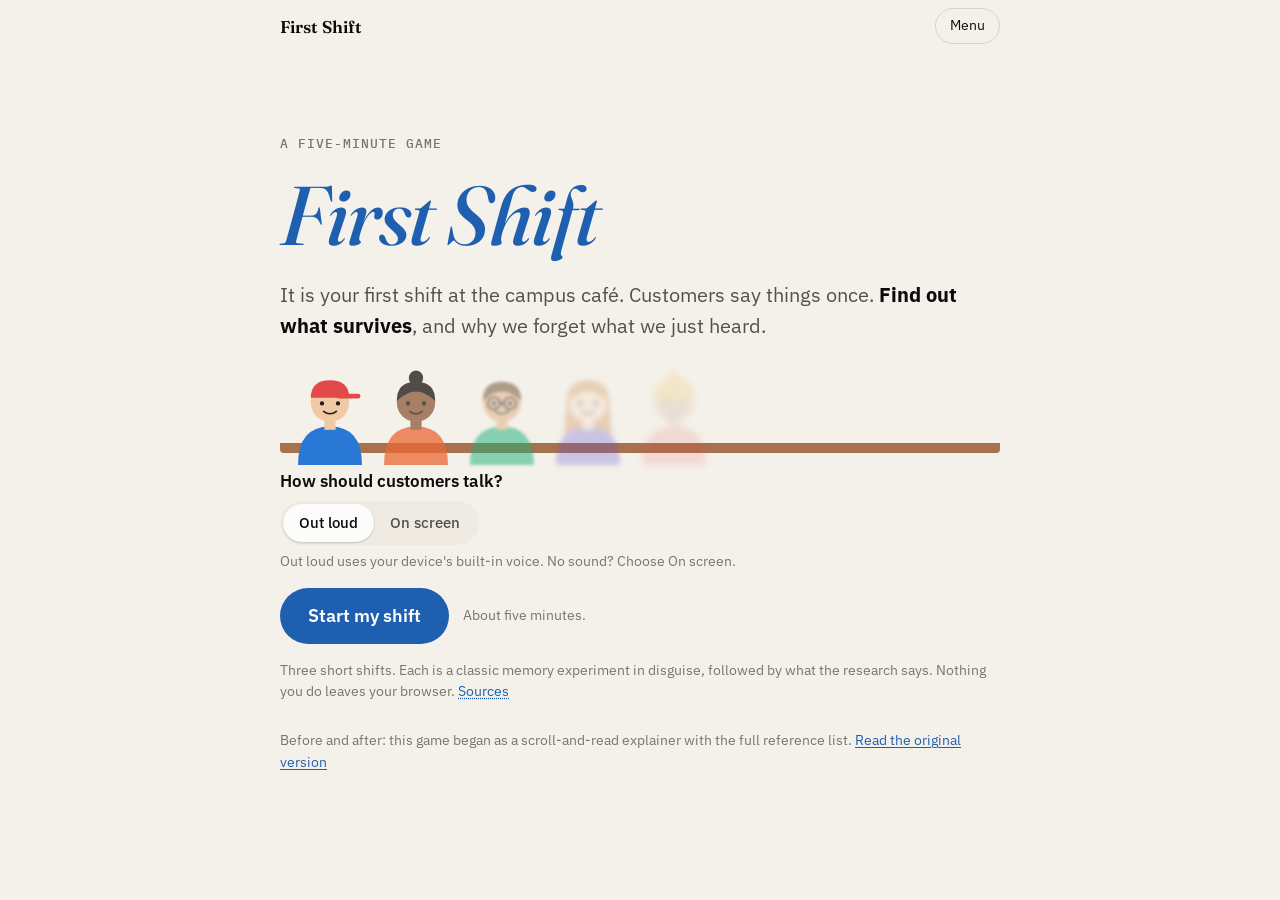
<file: index.html>
<!doctype html>
<html lang="en">
<head>
<meta charset="utf-8">
<meta name="viewport" content="width=device-width, initial-scale=1">
<meta name="color-scheme" content="light dark">
<title>First Shift: a game about forgetting what you just heard</title>
<meta name="description" content="A five-minute browser game for students. Work a shift at a campus café and find out, with your own memory, why we forget things almost instantly after hearing them. Each level is a classic memory experiment in disguise, with sources.">
<link rel="icon" href="data:image/svg+xml,%3Csvg xmlns='http://www.w3.org/2000/svg' viewBox='0 0 32 32'%3E%3Crect width='32' height='32' rx='7' fill='%231f5fb0'/%3E%3Cpath d='M9 12h12v7a5 5 0 0 1-5 5h-2a5 5 0 0 1-5-5zM21 14h2a2 2 0 0 1 0 5h-2' fill='none' stroke='%23fff' stroke-width='2.2'/%3E%3C/svg%3E">
<link rel="preconnect" href="https://fonts.googleapis.com">
<link rel="preconnect" href="https://fonts.gstatic.com" crossorigin>
<link href="https://fonts.googleapis.com/css2?family=Fraunces:ital,opsz,wght@0,9..144,400..700;1,9..144,400..700&family=IBM+Plex+Mono:wght@400;500&family=IBM+Plex+Sans:wght@400;500;600&display=swap" rel="stylesheet">
<link rel="stylesheet" href="styles.css">
</head>
<body>
<div id="app">

  <header class="hud">
    <span class="brand">First Shift</span>
    <span class="hud-shift" id="hud-shift"></span>
    <span class="hud-tips" id="hud-tips" hidden>Tips <b id="tips">0</b></span>
    <button class="icon-btn" id="btn-settings" type="button" aria-haspopup="dialog">Menu</button>
  </header>

  <main>
    <!-- ============ TITLE ============ -->
    <section class="screen" id="scr-title">
      <p class="eyebrow">A five-minute game</p>
      <h1>First Shift</h1>
      <p class="lede">
        It is your first shift at the campus café. Customers say things once.
        <strong>Find out what survives</strong>, and why we forget what we just heard.
      </p>
      <div class="title-art" id="title-art" aria-hidden="true"></div>
      <div class="choice">
        <span class="choice-label" id="mode-label">How should customers talk?</span>
        <div class="seg" role="group" aria-labelledby="mode-label">
          <button type="button" id="mode-hear" aria-pressed="false">Out loud</button>
          <button type="button" id="mode-read" aria-pressed="true">On screen</button>
        </div>
        <p class="note" id="mode-note">Out loud uses your device's built-in voice. No sound? Choose On screen.</p>
      </div>
      <div class="row">
        <button class="btn big" id="btn-start" type="button">Start my shift</button>
        <span class="note" id="best-note"></span>
      </div>
      <p class="note">
        Three short shifts. Each is a classic memory experiment in disguise, followed by what the research says.
        Nothing you do leaves your browser. <a class="cite" href="#sources-top">Sources</a>
      </p>
      <p class="note">
        Before and after: this game began as a scroll-and-read explainer with the full reference list.
        <a href="original/">Read the original version</a>
      </p>
    </section>

    <!-- ============ PLAY ============ -->
    <section class="screen" id="scr-play" hidden>
      <div class="scene" id="scene">
        <div class="board" aria-hidden="true"><i></i><i></i><i></i></div>
        <div class="pips" id="pips" aria-hidden="true"></div>
        <div class="customer out" id="cust"></div>
        <div class="bubble" id="bubble" hidden></div>
        <div class="counter" aria-hidden="true"></div>
      </div>
      <div class="say" aria-live="polite">
        <p class="kicker" id="kicker"></p>
        <p class="prompt" id="prompt"></p>
      </div>
      <div class="timer" id="timer"><div class="timer-fill"></div></div>
      <div class="work" id="work"></div>
      <div class="actions" id="actions"></div>
    </section>

    <!-- ============ DEBRIEF / REPORT ============ -->
    <section class="screen" id="scr-debrief" hidden>
      <div class="card" id="debrief"></div>
    </section>
    <section class="screen" id="scr-report" hidden>
      <div class="card" id="report"></div>
    </section>
  </main>
</div>

<!-- ============ MENU ============ -->
<dialog id="dlg-settings" aria-labelledby="set-title">
  <h2 id="set-title">Menu</h2>
  <div class="set-row">
    <span id="set-voice-label">Customers talk</span>
    <div class="seg" role="group" aria-labelledby="set-voice-label">
      <button type="button" id="set-hear" aria-pressed="false">Out loud</button>
      <button type="button" id="set-read" aria-pressed="true">On screen</button>
    </div>
  </div>
  <div class="set-row">
    <span id="set-sfx-label">Sound effects</span>
    <div class="seg" role="group" aria-labelledby="set-sfx-label">
      <button type="button" id="set-sfx-on" aria-pressed="true">On</button>
      <button type="button" id="set-sfx-off" aria-pressed="false">Off</button>
    </div>
  </div>
  <div class="row">
    <button class="btn ghost" id="btn-sources" type="button">Sources</button>
    <button class="btn ghost" id="btn-quit" type="button">Quit to title</button>
    <button class="btn" id="btn-close-settings" type="button">Back to the game</button>
  </div>
</dialog>

<!-- ============ SOURCES ============ -->
<dialog id="dlg-sources" aria-labelledby="sources-top">
  <h2 id="sources-top">Sources</h2>
  <p class="note">Every research claim in the game points to one of these. Journal articles may require library access.</p>
  <ol class="refs">
    <li id="r-brenner">Brenner, M. (1973). The next-in-line effect. <i>Journal of Verbal Learning and Verbal Behavior, 12</i>(3), 320–323. <a href="https://doi.org/10.1016/S0022-5371(73)80076-3">doi:10.1016/S0022-5371(73)80076-3</a></li>
    <li id="r-brown">Brown, J. (1958). Some tests of the decay theory of immediate memory. <i>Quarterly Journal of Experimental Psychology, 10</i>(1), 12–21. <a href="https://doi.org/10.1080/17470215808416249">doi:10.1080/17470215808416249</a></li>
    <li id="r-cowan">Cowan, N. (2001). The magical number 4 in short-term memory: A reconsideration of mental storage capacity. <i>Behavioral and Brain Sciences, 24</i>(1), 87–114. <a href="https://doi.org/10.1017/S0140525X01003922">doi:10.1017/S0140525X01003922</a></li>
    <li id="r-craik96">Craik, F. I. M., Govoni, R., Naveh-Benjamin, M., &amp; Anderson, N. D. (1996). The effects of divided attention on encoding and retrieval processes in human memory. <i>Journal of Experimental Psychology: General, 125</i>(2), 159–180. <a href="https://doi.org/10.1037/0096-3445.125.2.159">doi:10.1037/0096-3445.125.2.159</a></li>
    <li id="r-ericsson">Ericsson, K. A., Chase, W. G., &amp; Faloon, S. (1980). Acquisition of a memory skill. <i>Science, 208</i>(4448), 1181–1182. <a href="https://doi.org/10.1126/science.7375930">doi:10.1126/science.7375930</a></li>
    <li id="r-keppel">Keppel, G., &amp; Underwood, B. J. (1962). Proactive inhibition in short-term retention of single items. <i>Journal of Verbal Learning and Verbal Behavior, 1</i>(3), 153–161. <a href="https://doi.org/10.1016/S0022-5371(62)80023-1">doi:10.1016/S0022-5371(62)80023-1</a></li>
    <li id="r-miller">Miller, G. A. (1956). The magical number seven, plus or minus two: Some limits on our capacity for processing information. <i>Psychological Review, 63</i>(2), 81–97. <a href="https://doi.org/10.1037/h0043158">doi:10.1037/h0043158</a></li>
    <li id="r-peterson">Peterson, L. R., &amp; Peterson, M. J. (1959). Short-term retention of individual verbal items. <i>Journal of Experimental Psychology, 58</i>(3), 193–198. <a href="https://doi.org/10.1037/h0049234">doi:10.1037/h0049234</a></li>
  </ol>
  <h3>Limits of this game</h3>
  <p class="note">
    The shifts are simplified, informal versions of laboratory tasks. They use café orders and names where the
    original studies used letters, digits and word lists, each runs only a few trials, and the results cannot
    measure your memory or compare it with anyone else's. Where a number comes from a study, it is the figure
    reported there or, where marked approximate, the figure as commonly reported from the study's graphs.
  </p>
  <div class="row"><button class="btn" id="btn-close-sources" type="button">Close</button></div>
</dialog>

<script src="game.js"></script>
</body>
</html>
</file>
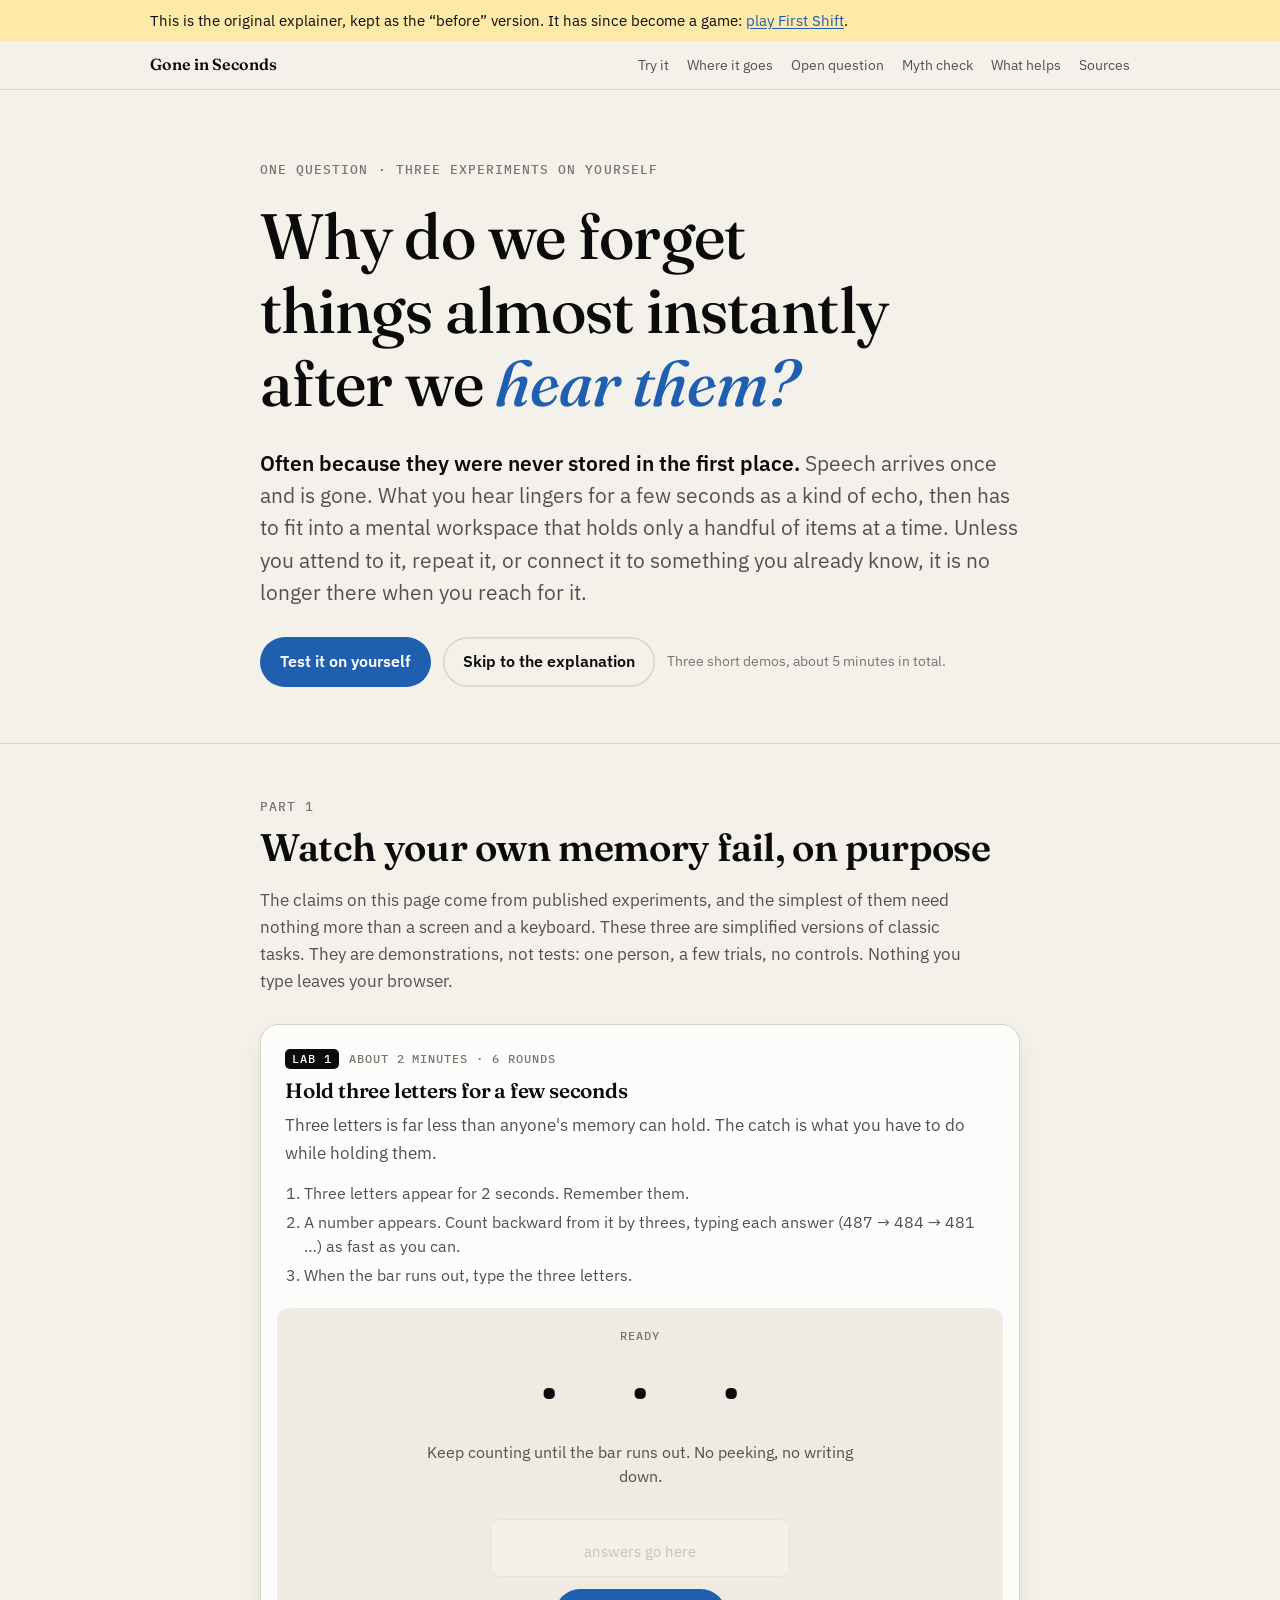
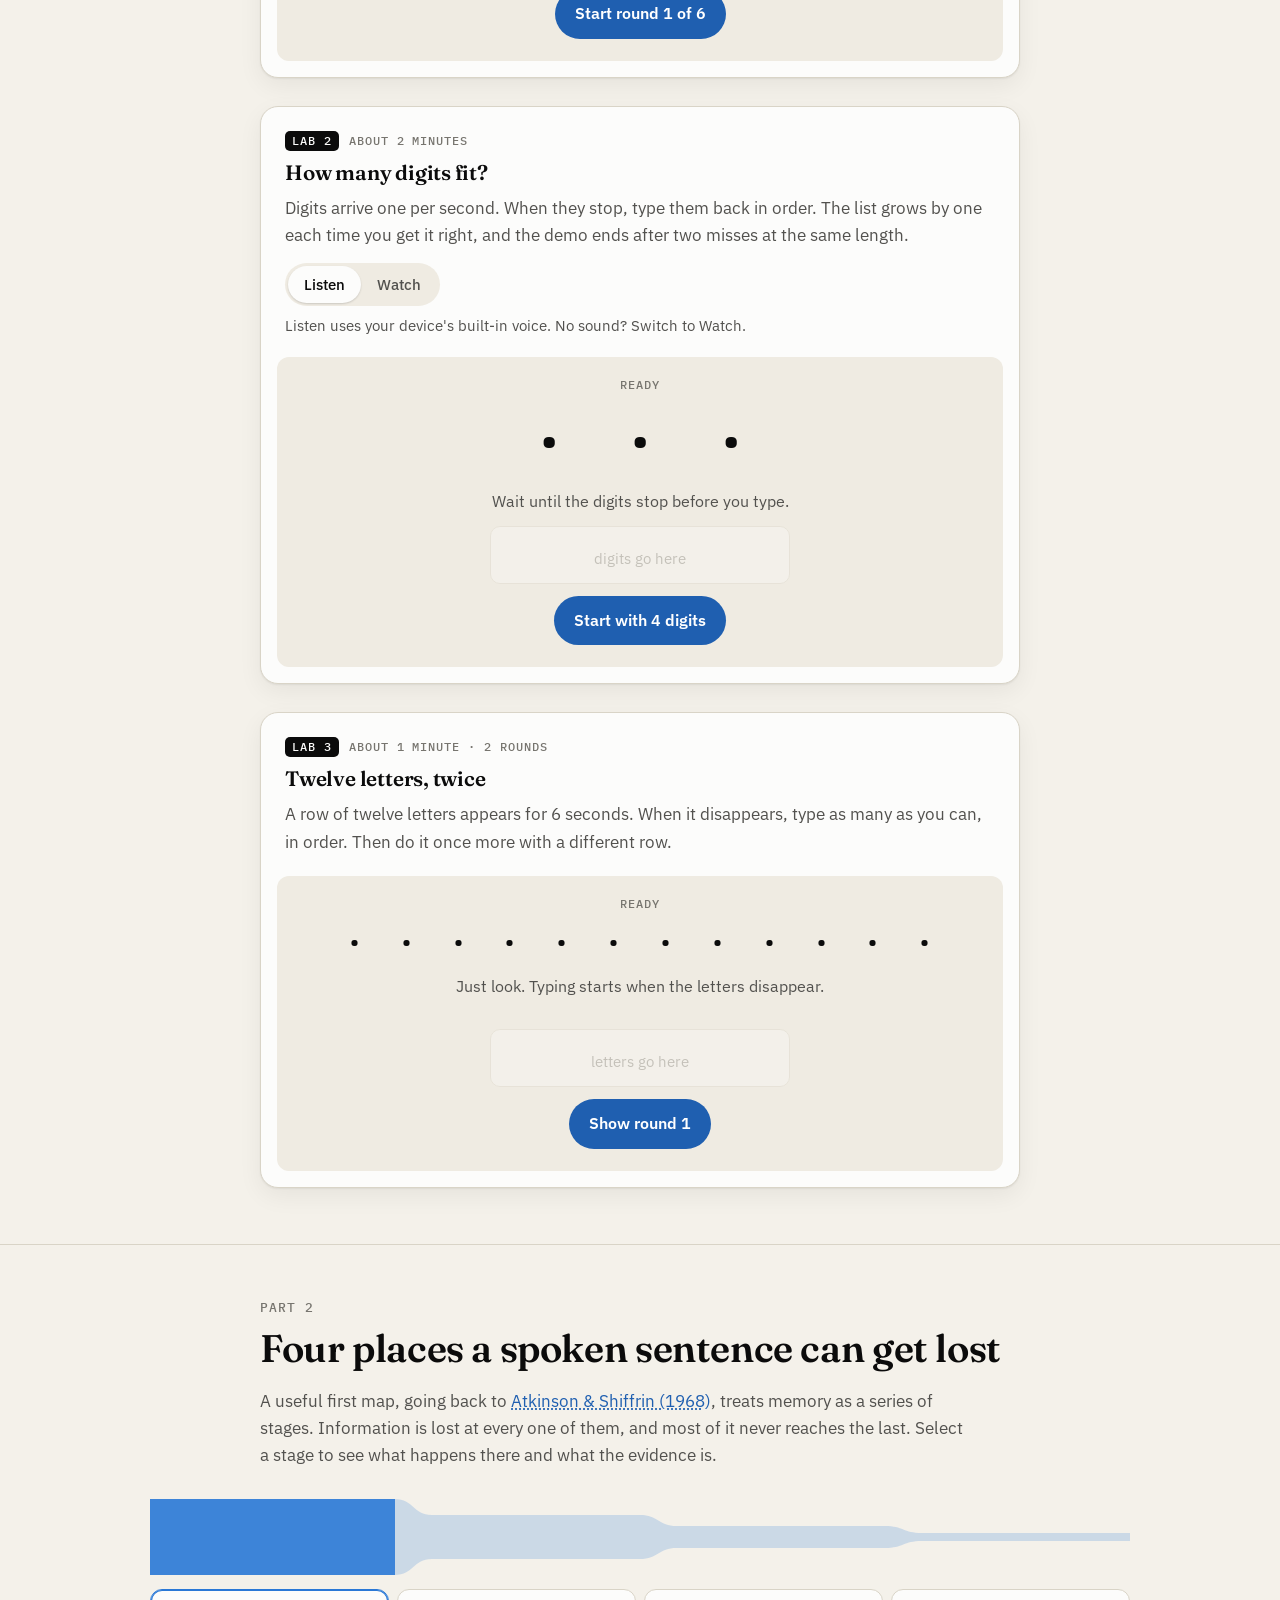
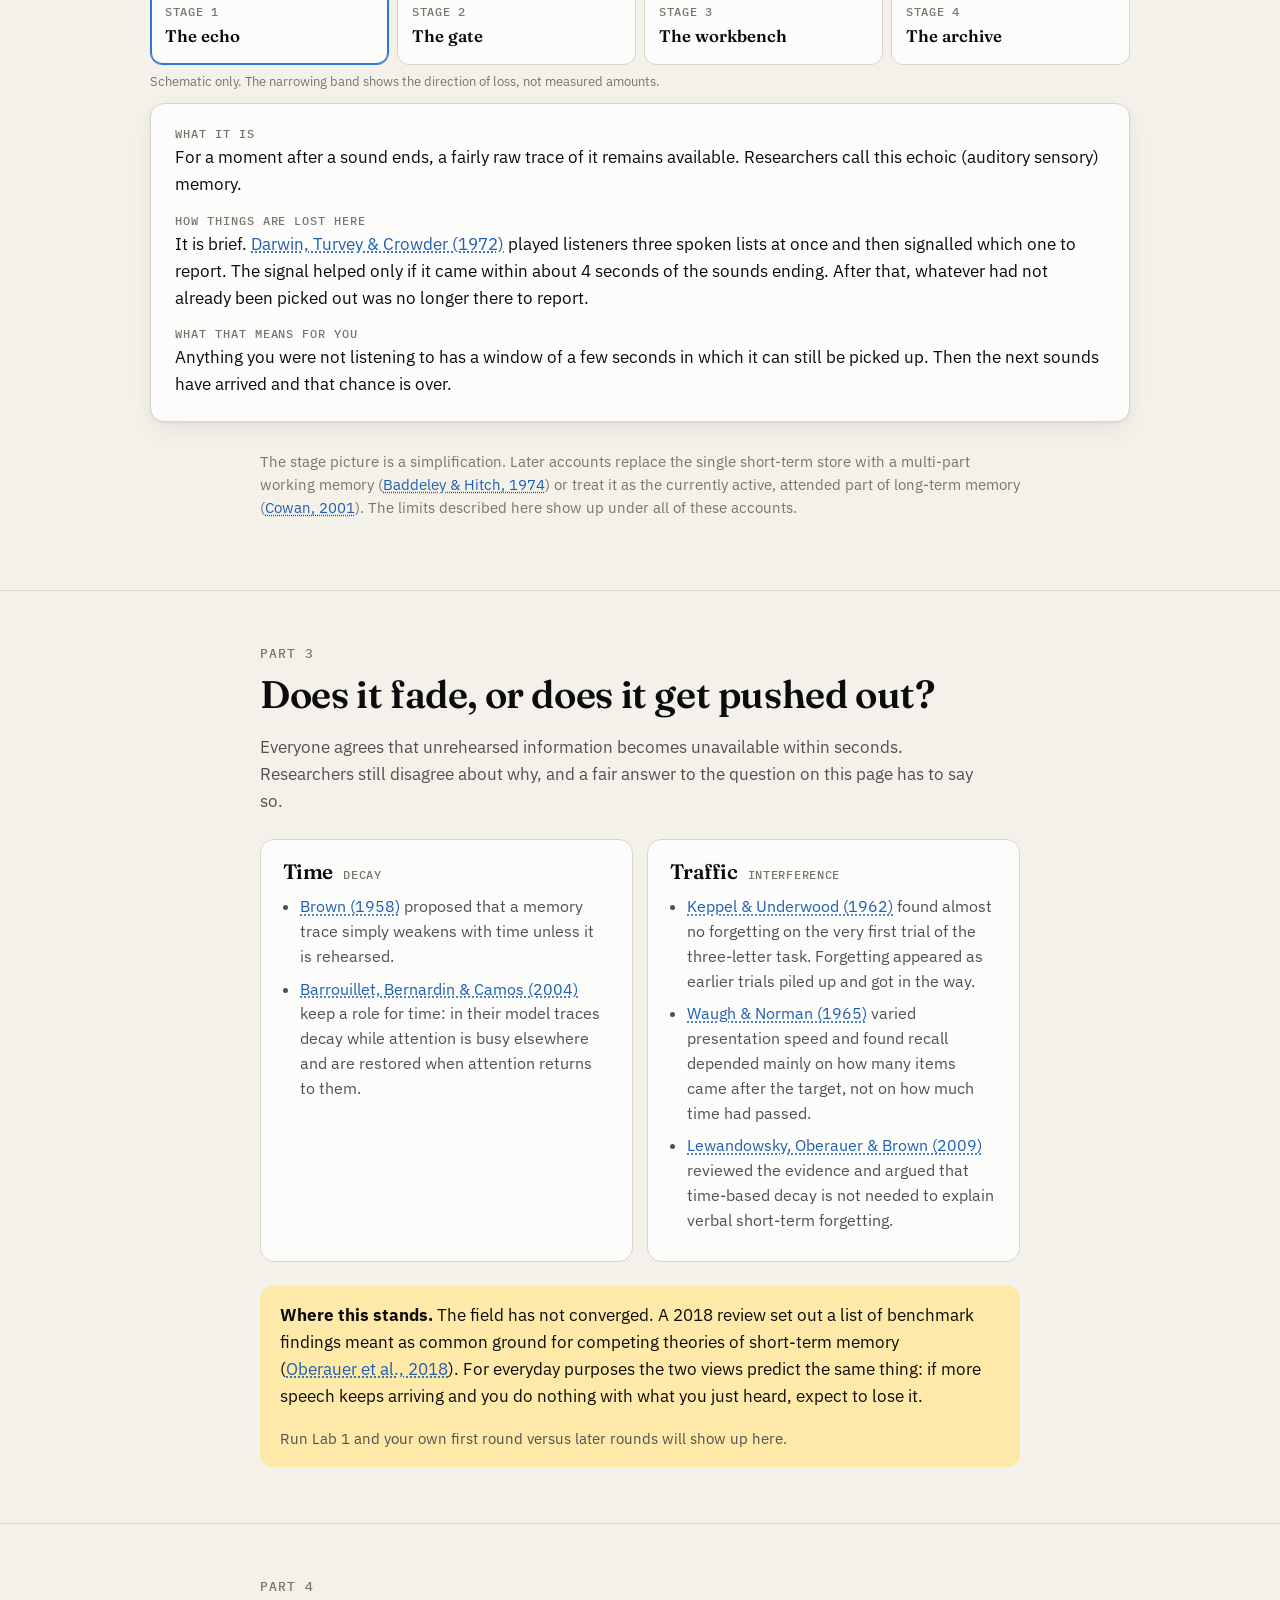
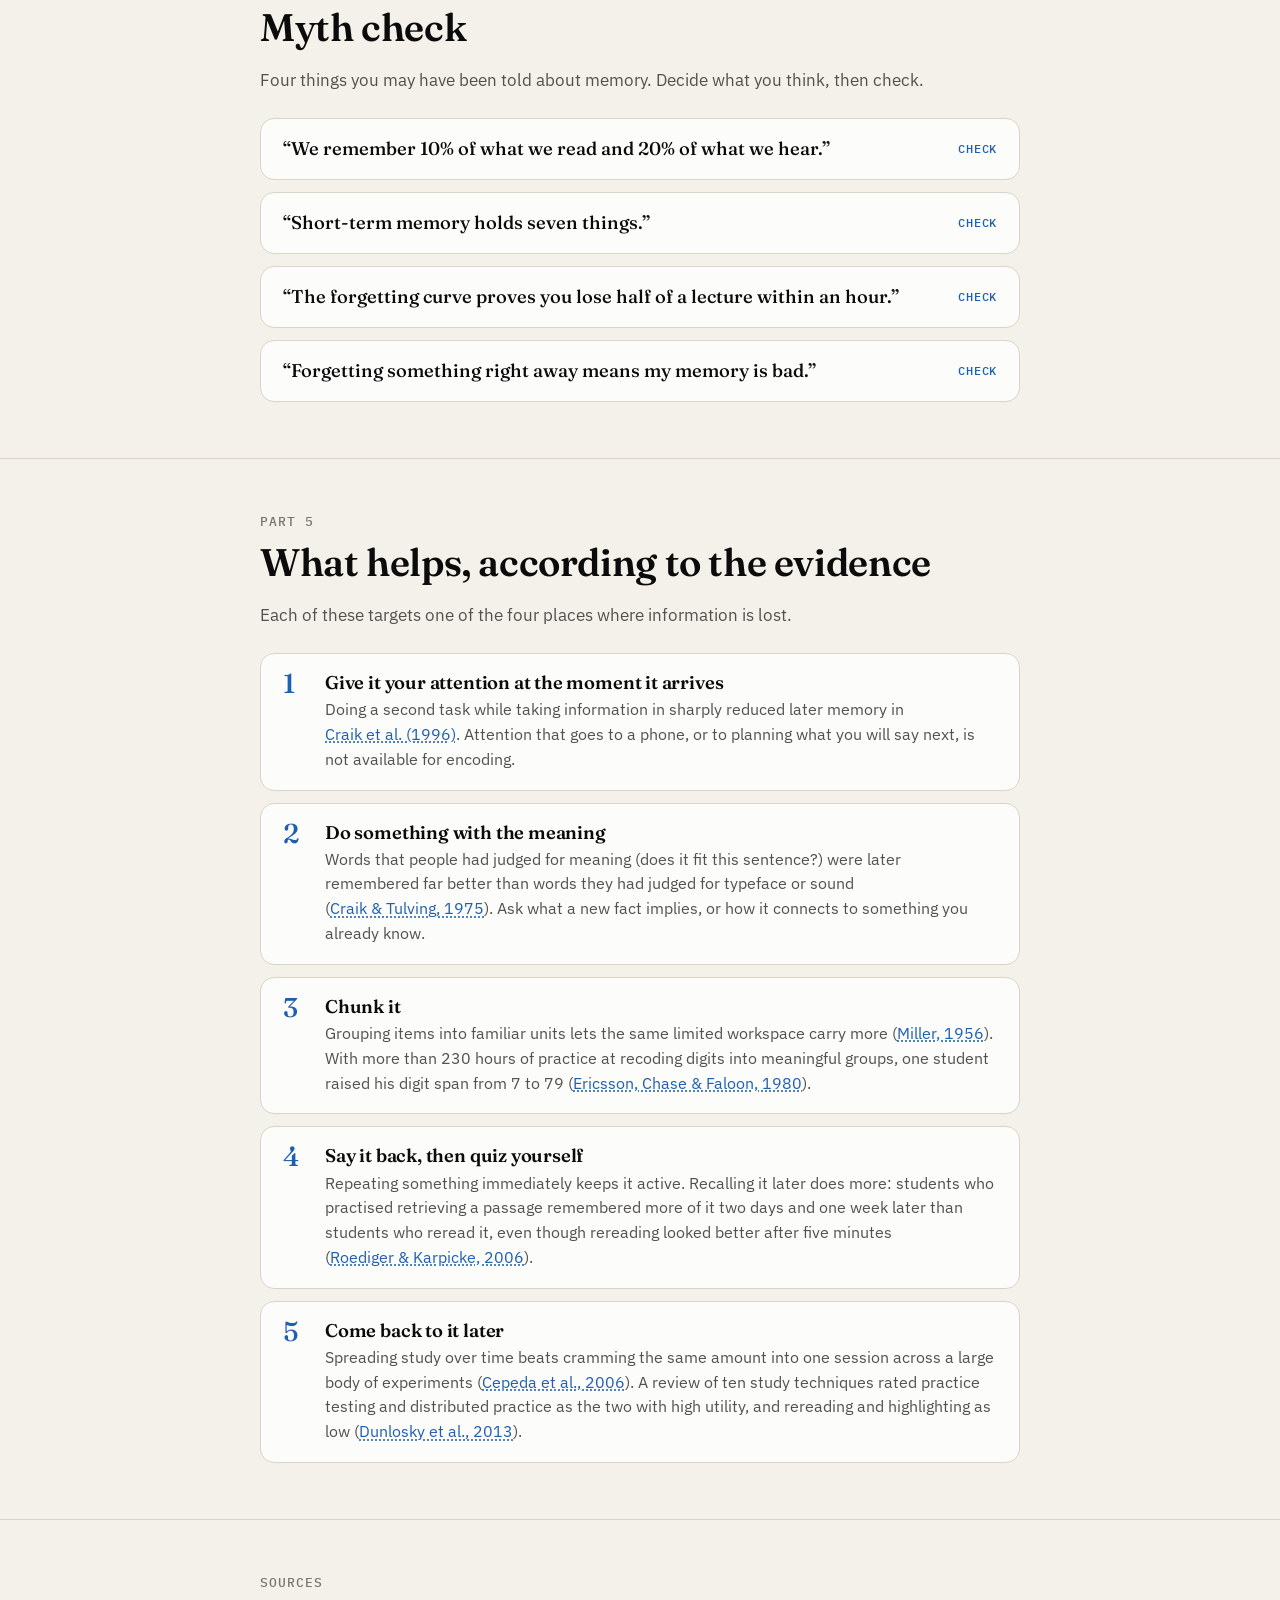
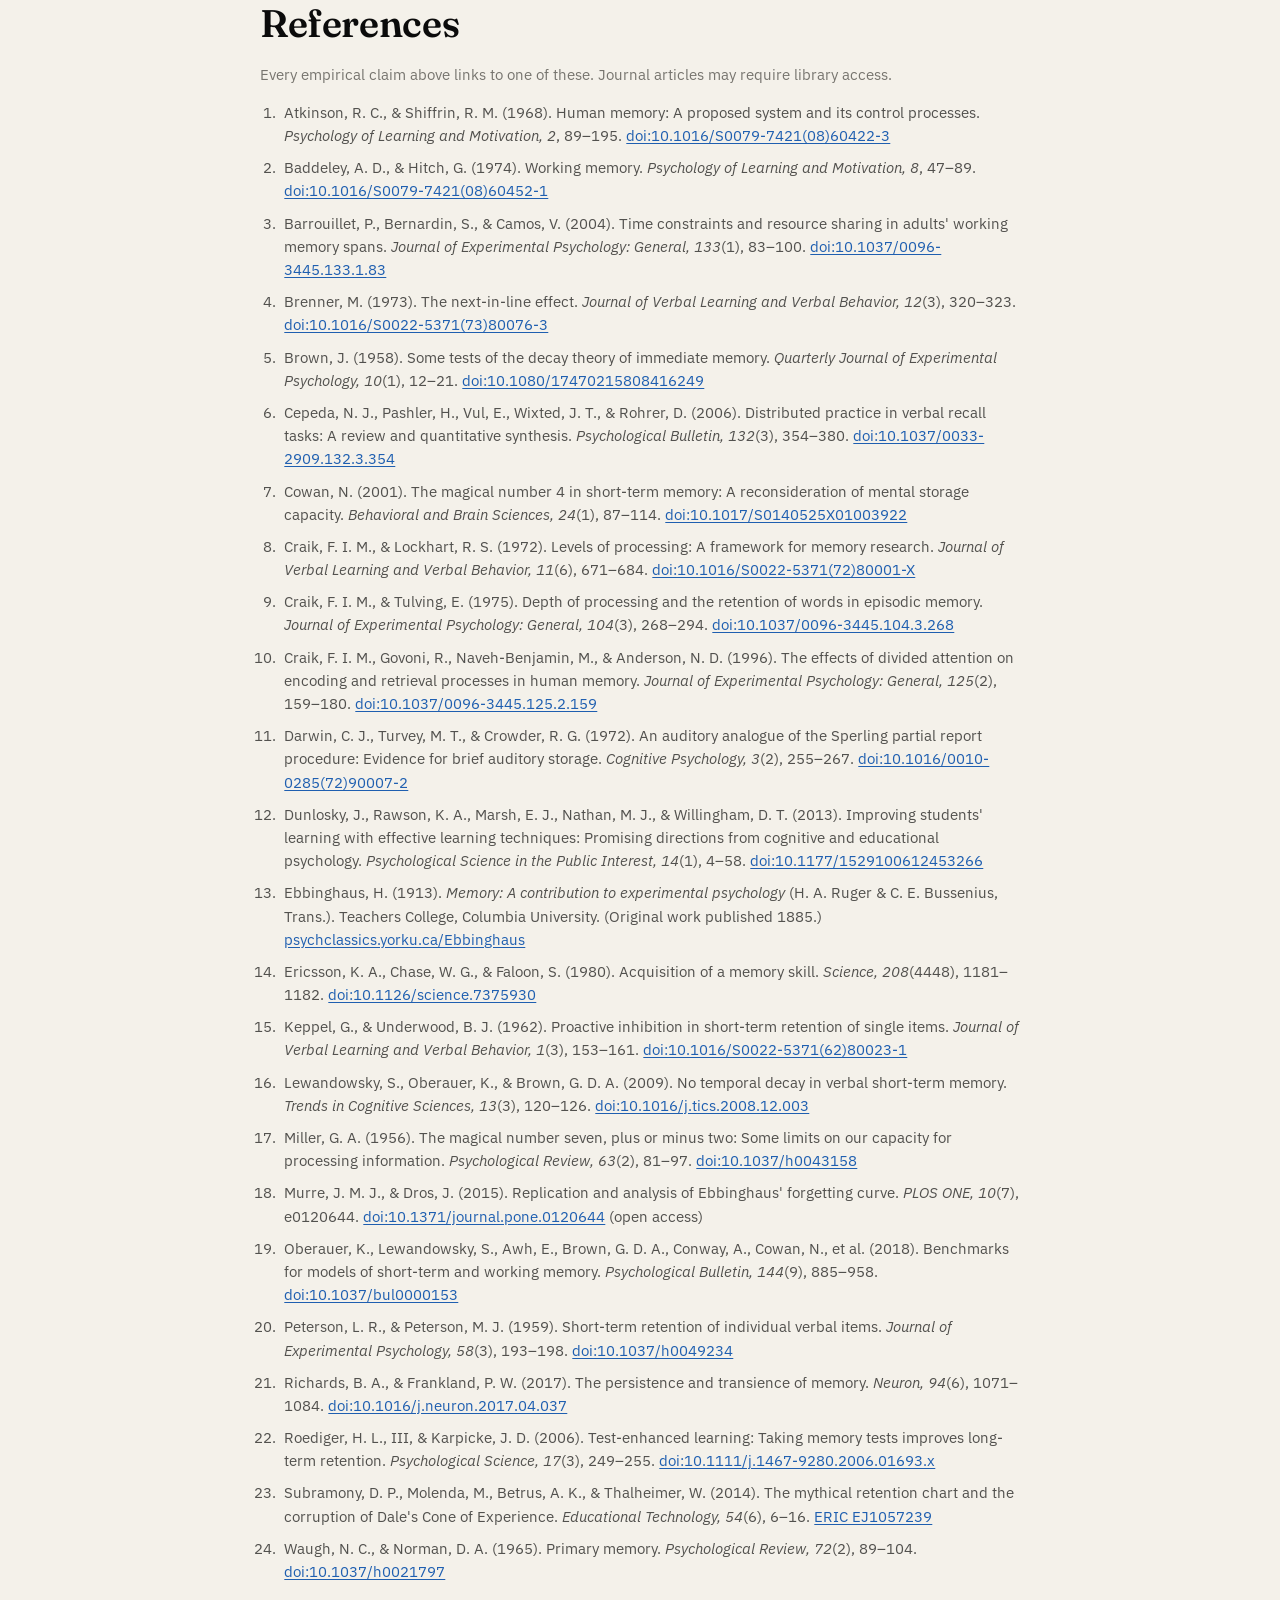
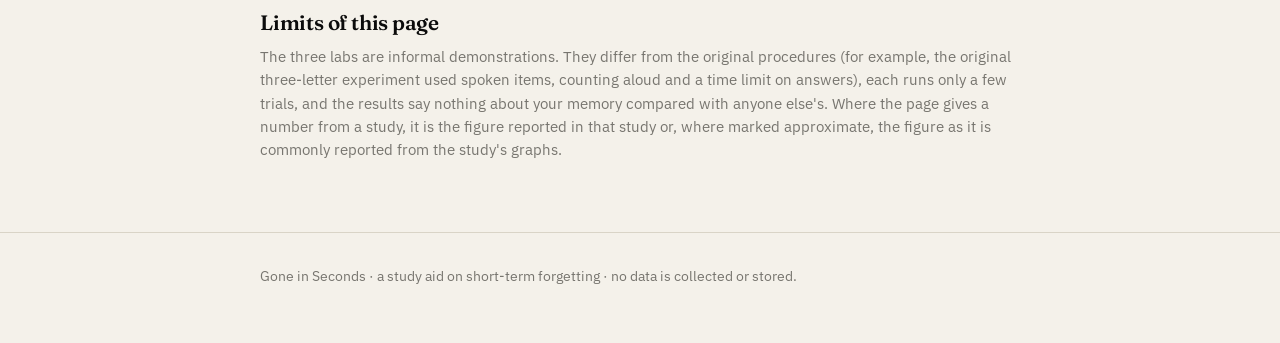
<file: original/index.html>
<!doctype html>
<html lang="en">
<head>
<meta charset="utf-8">
<meta name="viewport" content="width=device-width, initial-scale=1">
<meta name="color-scheme" content="light dark">
<link rel="icon" href="data:image/svg+xml,%3Csvg xmlns='http://www.w3.org/2000/svg' viewBox='0 0 32 32'%3E%3Crect width='32' height='32' rx='7' fill='%231f5fb0'/%3E%3Cpath d='M4 10h8v12H4zM12 13h8v6h-8zM20 15h8v2h-8z' fill='%23fff'/%3E%3C/svg%3E">
<title>Gone in Seconds: why we forget what we just heard</title>
<meta name="description" content="An interactive, sourced explainer for students: why we forget things almost instantly after hearing them, with three classic memory experiments you can run on yourself.">
<link rel="preconnect" href="https://fonts.googleapis.com">
<link rel="preconnect" href="https://fonts.gstatic.com" crossorigin>
<link href="https://fonts.googleapis.com/css2?family=Fraunces:ital,opsz,wght@0,9..144,400..700;1,9..144,400..700&family=IBM+Plex+Mono:wght@400;500&family=IBM+Plex+Sans:wght@400;500;600&display=swap" rel="stylesheet">
<link rel="stylesheet" href="styles.css">
</head>
<body>
<a class="skip" href="#answer">Skip to content</a>

<div class="was"><div class="wide">This is the original explainer, kept as the “before” version. It has since become a game: <a href="../">play First Shift</a>.</div></div>

<nav class="nav" aria-label="Sections">
  <div class="wide nav-in">
    <a class="brand" href="#top">Gone in Seconds</a>
    <a href="#labs">Try it</a>
    <a href="#why">Where it goes</a>
    <a href="#debate">Open question</a>
    <a href="#myths">Myth check</a>
    <a href="#helps">What helps</a>
    <a href="#sources">Sources</a>
  </div>
</nav>

<main id="top">

<header class="hero wrap" id="answer">
  <p class="eyebrow">One question · three experiments on yourself</p>
  <h1>Why do we forget things almost instantly after we <em class="fade-words"><span>hear</span> <span>them</span><span>?</span></em></h1>
  <p class="lede">
    <strong>Often because they were never stored in the first place.</strong>
    Speech arrives once and is gone. What you hear lingers for a few seconds as a kind of echo, then has to fit
    into a mental workspace that holds only a handful of items at a time. Unless you attend to it, repeat it,
    or connect it to something you already know, it is no longer there when you reach for it.
  </p>
  <div class="hero-cta">
    <a class="btn" href="#labs">Test it on yourself</a>
    <a class="btn ghost" href="#why">Skip to the explanation</a>
    <small>Three short demos, about 5 minutes in total.</small>
  </div>
</header>

<!-- ======================= LABS ======================= -->
<section id="labs">
  <div class="wrap">
    <span class="sec-num">Part 1</span>
    <h2>Watch your own memory fail, on purpose</h2>
    <p class="intro">
      The claims on this page come from published experiments, and the simplest of them need nothing more than a
      screen and a keyboard. These three are simplified versions of classic tasks. They are demonstrations, not
      tests: one person, a few trials, no controls. Nothing you type leaves your browser.
    </p>

    <!-- LAB 1 -->
    <article class="lab" id="lab-bp" aria-labelledby="bp-title">
      <div class="lab-head">
        <div class="lab-tag"><b>Lab 1</b> about 2 minutes · 6 rounds</div>
        <h3 id="bp-title">Hold three letters for a few seconds</h3>
        <p>Three letters is far less than anyone's memory can hold. The catch is what you have to do while holding them.</p>
        <ol class="steps">
          <li>Three letters appear for 2 seconds. Remember them.</li>
          <li>A number appears. Count backward from it by threes, typing each answer (487 → 484 → 481 …) as fast as you can.</li>
          <li>When the bar runs out, type the three letters.</li>
        </ol>
      </div>
      <div class="stage">
        <p class="stage-kicker" id="bp-kicker">Ready</p>
        <div class="stage-big" id="bp-big" aria-hidden="true">· · ·</div>
        <p class="stage-hint" id="bp-hint" aria-live="polite">Keep counting until the bar runs out. No peeking, no writing down.</p>
        <div class="timer" id="bp-timer"><div class="timer-fill"></div></div>
        <input id="bp-input" class="idle" type="text" inputmode="numeric" autocomplete="off" autocorrect="off" autocapitalize="characters" spellcheck="false" aria-label="Your answer" placeholder="answers go here">
        <div class="stage-actions"><button class="btn" id="bp-btn" type="button">Start round 1 of 6</button></div>
      </div>
      <div class="results" id="bp-results" hidden></div>
    </article>

    <!-- LAB 2 -->
    <article class="lab" id="lab-ds" aria-labelledby="ds-title">
      <div class="lab-head">
        <div class="lab-tag"><b>Lab 2</b> about 2 minutes</div>
        <h3 id="ds-title">How many digits fit?</h3>
        <p>
          Digits arrive one per second. When they stop, type them back in order. The list grows by one each time
          you get it right, and the demo ends after two misses at the same length.
        </p>
        <div class="seg" role="group" aria-label="How digits are presented">
          <button type="button" id="ds-listen" aria-pressed="false">Listen</button>
          <button type="button" id="ds-watch" aria-pressed="true">Watch</button>
        </div>
        <p class="note" id="ds-modenote" style="margin-top:8px">Listen uses your device's built-in voice. No sound? Switch to Watch.</p>
      </div>
      <div class="stage">
        <p class="stage-kicker" id="ds-kicker">Ready</p>
        <div class="stage-big" id="ds-big" aria-hidden="true">· · ·</div>
        <p class="stage-hint" id="ds-hint" aria-live="polite">Wait until the digits stop before you type.</p>
        <input id="ds-input" class="idle" type="text" inputmode="numeric" autocomplete="off" spellcheck="false" aria-label="Digits you remember" placeholder="digits go here">
        <div class="stage-actions"><button class="btn" id="ds-btn" type="button">Start with 4 digits</button></div>
      </div>
      <div class="results" id="ds-results" hidden></div>
    </article>

    <!-- LAB 3 -->
    <article class="lab" id="lab-ch" aria-labelledby="ch-title">
      <div class="lab-head">
        <div class="lab-tag"><b>Lab 3</b> about 1 minute · 2 rounds</div>
        <h3 id="ch-title">Twelve letters, twice</h3>
        <p>
          A row of twelve letters appears for 6 seconds. When it disappears, type as many as you can, in order.
          Then do it once more with a different row.
        </p>
      </div>
      <div class="stage">
        <p class="stage-kicker" id="ch-kicker">Ready</p>
        <div class="stage-big sm" id="ch-big" aria-hidden="true">· · · · · · · · · · · ·</div>
        <p class="stage-hint" id="ch-hint" aria-live="polite">Just look. Typing starts when the letters disappear.</p>
        <div class="timer" id="ch-timer"><div class="timer-fill"></div></div>
        <input id="ch-input" class="idle" type="text" autocomplete="off" autocorrect="off" autocapitalize="characters" spellcheck="false" maxlength="12" aria-label="Letters you remember" placeholder="letters go here">
        <div class="stage-actions"><button class="btn" id="ch-btn" type="button">Show round 1</button></div>
      </div>
      <div class="results" id="ch-results" hidden></div>
    </article>
  </div>
</section>

<!-- ======================= WHY ======================= -->
<section id="why">
  <div class="wrap">
    <span class="sec-num">Part 2</span>
    <h2>Four places a spoken sentence can get lost</h2>
    <p class="intro">
      A useful first map, going back to
      <a class="cite" href="#r-atkinson">Atkinson &amp; Shiffrin (1968)</a>, treats memory as a series of stages.
      Information is lost at every one of them, and most of it never reaches the last. Select a stage to see
      what happens there and what the evidence is.
    </p>
  </div>
  <div class="wide">
    <div class="funnel" aria-hidden="true">
      <svg viewBox="0 0 800 84" preserveAspectRatio="none">
        <path class="band" data-i="0" d="M0,4 L200,4 L200,80 L0,80 Z"/>
        <path class="band" data-i="1" d="M200,4 C215,4 215,20 230,20 L400,20 L400,64 L230,64 C215,64 215,80 200,80 Z"/>
        <path class="band" data-i="2" d="M400,20 C415,20 415,31 430,31 L600,31 L600,53 L430,53 C415,53 415,64 400,64 Z"/>
        <path class="band" data-i="3" d="M600,31 C615,31 615,38 630,38 L800,38 L800,46 L630,46 C615,46 615,53 600,53 Z"/>
      </svg>
    </div>
    <div class="tabs" role="tablist" aria-label="Stages of memory">
      <button role="tab" id="tab-0" aria-controls="panel" aria-selected="true"><small>Stage 1</small><span>The echo</span></button>
      <button role="tab" id="tab-1" aria-controls="panel" aria-selected="false" tabindex="-1"><small>Stage 2</small><span>The gate</span></button>
      <button role="tab" id="tab-2" aria-controls="panel" aria-selected="false" tabindex="-1"><small>Stage 3</small><span>The workbench</span></button>
      <button role="tab" id="tab-3" aria-controls="panel" aria-selected="false" tabindex="-1"><small>Stage 4</small><span>The archive</span></button>
    </div>
    <p class="funnel-cap">Schematic only. The narrowing band shows the direction of loss, not measured amounts.</p>
    <div class="panel" id="panel" role="tabpanel" aria-labelledby="tab-0" tabindex="0"></div>
  </div>
  <div class="wrap" style="margin-top:28px">
    <p class="note">
      The stage picture is a simplification. Later accounts replace the single short-term store with a
      multi-part working memory (<a class="cite" href="#r-baddeley">Baddeley &amp; Hitch, 1974</a>) or treat it as
      the currently active, attended part of long-term memory (<a class="cite" href="#r-cowan">Cowan, 2001</a>).
      The limits described here show up under all of these accounts.
    </p>
  </div>
</section>

<!-- ======================= DEBATE ======================= -->
<section id="debate">
  <div class="wrap">
    <span class="sec-num">Part 3</span>
    <h2>Does it fade, or does it get pushed out?</h2>
    <p class="intro">
      Everyone agrees that unrehearsed information becomes unavailable within seconds. Researchers still
      disagree about why, and a fair answer to the question on this page has to say so.
    </p>
    <div class="versus">
      <div class="side">
        <h3>Time <small>decay</small></h3>
        <ul>
          <li><a class="cite" href="#r-brown">Brown (1958)</a> proposed that a memory trace simply weakens with time unless it is rehearsed.</li>
          <li><a class="cite" href="#r-barrouillet">Barrouillet, Bernardin &amp; Camos (2004)</a> keep a role for time: in their model traces decay while attention is busy elsewhere and are restored when attention returns to them.</li>
        </ul>
      </div>
      <div class="side">
        <h3>Traffic <small>interference</small></h3>
        <ul>
          <li><a class="cite" href="#r-keppel">Keppel &amp; Underwood (1962)</a> found almost no forgetting on the very first trial of the three-letter task. Forgetting appeared as earlier trials piled up and got in the way.</li>
          <li><a class="cite" href="#r-waugh">Waugh &amp; Norman (1965)</a> varied presentation speed and found recall depended mainly on how many items came after the target, not on how much time had passed.</li>
          <li><a class="cite" href="#r-lewandowsky">Lewandowsky, Oberauer &amp; Brown (2009)</a> reviewed the evidence and argued that time-based decay is not needed to explain verbal short-term forgetting.</li>
        </ul>
      </div>
    </div>
    <div class="callout">
      <p><strong>Where this stands.</strong> The field has not converged. A 2018 review set out a list of
      benchmark findings meant as common ground for competing theories of short-term memory
      (<a class="cite" href="#r-oberauer">Oberauer et al., 2018</a>).
      For everyday purposes the two views predict the same thing: if more speech keeps arriving and you do
      nothing with what you just heard, expect to lose it.</p>
      <p id="bp-order-note" class="note" style="margin-top:10px">Run Lab 1 and your own first round versus later rounds will show up here.</p>
    </div>
  </div>
</section>

<!-- ======================= MYTHS ======================= -->
<section id="myths">
  <div class="wrap">
    <span class="sec-num">Part 4</span>
    <h2>Myth check</h2>
    <p class="intro">Four things you may have been told about memory. Decide what you think, then check.</p>
    <div class="myths">
      <details class="myth">
        <summary><q>We remember 10% of what we read and 20% of what we hear.</q><span class="flip"></span></summary>
        <div class="myth-body">
          <span class="verdict">No evidence behind it</span>
          <p>These tidy percentages are usually attributed to Edgar Dale's "Cone of Experience". Dale's cone
          contained no numbers, and a detailed search for the origin of the figures found no research that
          supports them (<a class="cite" href="#r-subramony">Subramony et al., 2014</a>). How much of a talk you
          retain depends on what you do with it, not on the fact that it reached you through your ears.</p>
        </div>
      </details>
      <details class="myth">
        <summary><q>Short-term memory holds seven things.</q><span class="flip"></span></summary>
        <div class="myth-body">
          <span class="verdict">Outdated shorthand</span>
          <p><a class="cite" href="#r-miller">Miller (1956)</a> noted that people can repeat back about seven
          digits, and in the same paper stressed that the unit is the chunk, not the item. When rehearsal
          and grouping are prevented, the estimate drops to about four chunks, with a typical range of three
          to five (<a class="cite" href="#r-cowan">Cowan, 2001</a>).</p>
        </div>
      </details>
      <details class="myth">
        <summary><q>The forgetting curve proves you lose half of a lecture within an hour.</q><span class="flip"></span></summary>
        <div class="myth-body">
          <span class="verdict">Over-reading one dataset</span>
          <p>The curve comes from <a class="cite" href="#r-ebbinghaus">Ebbinghaus (1885)</a>, who tested one
          person (himself) on lists of meaningless syllables. He did not measure the percentage recalled. He
          measured <em>savings</em>: how much less time it took to relearn a list than to learn it the first time.</p>
          <div class="viz" id="ebb-viz"></div>
          <p>A modern replication with one participant found a similar curve
          (<a class="cite" href="#r-murre">Murre &amp; Dros, 2015</a>), so the shape is real for that kind of
          material. It does not tell you what share of a meaningful lecture you will remember, and it describes
          forgetting over hours and days, not the seconds-long loss this page is about.</p>
        </div>
      </details>
      <details class="myth">
        <summary><q>Forgetting something right away means my memory is bad.</q><span class="flip"></span></summary>
        <div class="myth-body">
          <span class="verdict">Not supported</span>
          <p>The limits in Part 2 were measured in ordinary, healthy adults, many of them university students.
          Losing unrehearsed details within seconds is the normal result. Some researchers go further and
          argue that losing detail is part of what memory is for, because it favours flexible decisions over a
          perfect record (<a class="cite" href="#r-richards">Richards &amp; Frankland, 2017</a>). That is a
          theoretical argument, not a settled finding. This page cannot assess anyone's memory; if yours has
          changed in a way that worries you, that is a question for a clinician.</p>
        </div>
      </details>
    </div>
  </div>
</section>

<!-- ======================= HELPS ======================= -->
<section id="helps">
  <div class="wrap">
    <span class="sec-num">Part 5</span>
    <h2>What helps, according to the evidence</h2>
    <p class="intro">Each of these targets one of the four places where information is lost.</p>
    <ol class="helps">
      <li>
        <h3>Give it your attention at the moment it arrives</h3>
        <p>Doing a second task while taking information in sharply reduced later memory in
        <a class="cite" href="#r-craik96">Craik et al. (1996)</a>. Attention that goes to a phone, or to planning
        what you will say next, is not available for encoding.</p>
      </li>
      <li>
        <h3>Do something with the meaning</h3>
        <p>Words that people had judged for meaning (does it fit this sentence?) were later remembered far
        better than words they had judged for typeface or sound (<a class="cite" href="#r-craik75">Craik &amp; Tulving, 1975</a>). Ask
        what a new fact implies, or how it connects to something you already know.</p>
      </li>
      <li>
        <h3>Chunk it</h3>
        <p>Grouping items into familiar units lets the same limited workspace carry more
        (<a class="cite" href="#r-miller">Miller, 1956</a>). With more than 230 hours of practice at recoding
        digits into meaningful groups, one student raised his digit span from 7 to 79
        (<a class="cite" href="#r-ericsson">Ericsson, Chase &amp; Faloon, 1980</a>).</p>
      </li>
      <li>
        <h3>Say it back, then quiz yourself</h3>
        <p>Repeating something immediately keeps it active. Recalling it later does more: students who
        practised retrieving a passage remembered more of it two days and one week later than students who
        reread it, even though rereading looked better after five minutes
        (<a class="cite" href="#r-roediger">Roediger &amp; Karpicke, 2006</a>).</p>
      </li>
      <li>
        <h3>Come back to it later</h3>
        <p>Spreading study over time beats cramming the same amount into one session across a large body of
        experiments (<a class="cite" href="#r-cepeda">Cepeda et al., 2006</a>). A review of ten study
        techniques rated practice testing and distributed practice as the two with high utility, and
        rereading and highlighting as low (<a class="cite" href="#r-dunlosky">Dunlosky et al., 2013</a>).</p>
      </li>
    </ol>
  </div>
</section>

<!-- ======================= SOURCES ======================= -->
<section id="sources">
  <div class="wrap">
    <span class="sec-num">Sources</span>
    <h2>References</h2>
    <p class="note">Every empirical claim above links to one of these. Journal articles may require library access.</p>
    <ol class="refs">
      <li id="r-atkinson">Atkinson, R. C., &amp; Shiffrin, R. M. (1968). Human memory: A proposed system and its control processes. <i>Psychology of Learning and Motivation, 2</i>, 89–195. <a href="https://doi.org/10.1016/S0079-7421(08)60422-3">doi:10.1016/S0079-7421(08)60422-3</a></li>
      <li id="r-baddeley">Baddeley, A. D., &amp; Hitch, G. (1974). Working memory. <i>Psychology of Learning and Motivation, 8</i>, 47–89. <a href="https://doi.org/10.1016/S0079-7421(08)60452-1">doi:10.1016/S0079-7421(08)60452-1</a></li>
      <li id="r-barrouillet">Barrouillet, P., Bernardin, S., &amp; Camos, V. (2004). Time constraints and resource sharing in adults' working memory spans. <i>Journal of Experimental Psychology: General, 133</i>(1), 83–100. <a href="https://doi.org/10.1037/0096-3445.133.1.83">doi:10.1037/0096-3445.133.1.83</a></li>
      <li id="r-brenner">Brenner, M. (1973). The next-in-line effect. <i>Journal of Verbal Learning and Verbal Behavior, 12</i>(3), 320–323. <a href="https://doi.org/10.1016/S0022-5371(73)80076-3">doi:10.1016/S0022-5371(73)80076-3</a></li>
      <li id="r-brown">Brown, J. (1958). Some tests of the decay theory of immediate memory. <i>Quarterly Journal of Experimental Psychology, 10</i>(1), 12–21. <a href="https://doi.org/10.1080/17470215808416249">doi:10.1080/17470215808416249</a></li>
      <li id="r-cepeda">Cepeda, N. J., Pashler, H., Vul, E., Wixted, J. T., &amp; Rohrer, D. (2006). Distributed practice in verbal recall tasks: A review and quantitative synthesis. <i>Psychological Bulletin, 132</i>(3), 354–380. <a href="https://doi.org/10.1037/0033-2909.132.3.354">doi:10.1037/0033-2909.132.3.354</a></li>
      <li id="r-cowan">Cowan, N. (2001). The magical number 4 in short-term memory: A reconsideration of mental storage capacity. <i>Behavioral and Brain Sciences, 24</i>(1), 87–114. <a href="https://doi.org/10.1017/S0140525X01003922">doi:10.1017/S0140525X01003922</a></li>
      <li id="r-craik72">Craik, F. I. M., &amp; Lockhart, R. S. (1972). Levels of processing: A framework for memory research. <i>Journal of Verbal Learning and Verbal Behavior, 11</i>(6), 671–684. <a href="https://doi.org/10.1016/S0022-5371(72)80001-X">doi:10.1016/S0022-5371(72)80001-X</a></li>
      <li id="r-craik75">Craik, F. I. M., &amp; Tulving, E. (1975). Depth of processing and the retention of words in episodic memory. <i>Journal of Experimental Psychology: General, 104</i>(3), 268–294. <a href="https://doi.org/10.1037/0096-3445.104.3.268">doi:10.1037/0096-3445.104.3.268</a></li>
      <li id="r-craik96">Craik, F. I. M., Govoni, R., Naveh-Benjamin, M., &amp; Anderson, N. D. (1996). The effects of divided attention on encoding and retrieval processes in human memory. <i>Journal of Experimental Psychology: General, 125</i>(2), 159–180. <a href="https://doi.org/10.1037/0096-3445.125.2.159">doi:10.1037/0096-3445.125.2.159</a></li>
      <li id="r-darwin">Darwin, C. J., Turvey, M. T., &amp; Crowder, R. G. (1972). An auditory analogue of the Sperling partial report procedure: Evidence for brief auditory storage. <i>Cognitive Psychology, 3</i>(2), 255–267. <a href="https://doi.org/10.1016/0010-0285(72)90007-2">doi:10.1016/0010-0285(72)90007-2</a></li>
      <li id="r-dunlosky">Dunlosky, J., Rawson, K. A., Marsh, E. J., Nathan, M. J., &amp; Willingham, D. T. (2013). Improving students' learning with effective learning techniques: Promising directions from cognitive and educational psychology. <i>Psychological Science in the Public Interest, 14</i>(1), 4–58. <a href="https://doi.org/10.1177/1529100612453266">doi:10.1177/1529100612453266</a></li>
      <li id="r-ebbinghaus">Ebbinghaus, H. (1913). <i>Memory: A contribution to experimental psychology</i> (H. A. Ruger &amp; C. E. Bussenius, Trans.). Teachers College, Columbia University. (Original work published 1885.) <a href="https://psychclassics.yorku.ca/Ebbinghaus/index.htm">psychclassics.yorku.ca/Ebbinghaus</a></li>
      <li id="r-ericsson">Ericsson, K. A., Chase, W. G., &amp; Faloon, S. (1980). Acquisition of a memory skill. <i>Science, 208</i>(4448), 1181–1182. <a href="https://doi.org/10.1126/science.7375930">doi:10.1126/science.7375930</a></li>
      <li id="r-keppel">Keppel, G., &amp; Underwood, B. J. (1962). Proactive inhibition in short-term retention of single items. <i>Journal of Verbal Learning and Verbal Behavior, 1</i>(3), 153–161. <a href="https://doi.org/10.1016/S0022-5371(62)80023-1">doi:10.1016/S0022-5371(62)80023-1</a></li>
      <li id="r-lewandowsky">Lewandowsky, S., Oberauer, K., &amp; Brown, G. D. A. (2009). No temporal decay in verbal short-term memory. <i>Trends in Cognitive Sciences, 13</i>(3), 120–126. <a href="https://doi.org/10.1016/j.tics.2008.12.003">doi:10.1016/j.tics.2008.12.003</a></li>
      <li id="r-miller">Miller, G. A. (1956). The magical number seven, plus or minus two: Some limits on our capacity for processing information. <i>Psychological Review, 63</i>(2), 81–97. <a href="https://doi.org/10.1037/h0043158">doi:10.1037/h0043158</a></li>
      <li id="r-murre">Murre, J. M. J., &amp; Dros, J. (2015). Replication and analysis of Ebbinghaus' forgetting curve. <i>PLOS ONE, 10</i>(7), e0120644. <a href="https://doi.org/10.1371/journal.pone.0120644">doi:10.1371/journal.pone.0120644</a> (open access)</li>
      <li id="r-oberauer">Oberauer, K., Lewandowsky, S., Awh, E., Brown, G. D. A., Conway, A., Cowan, N., et al. (2018). Benchmarks for models of short-term and working memory. <i>Psychological Bulletin, 144</i>(9), 885–958. <a href="https://doi.org/10.1037/bul0000153">doi:10.1037/bul0000153</a></li>
      <li id="r-peterson">Peterson, L. R., &amp; Peterson, M. J. (1959). Short-term retention of individual verbal items. <i>Journal of Experimental Psychology, 58</i>(3), 193–198. <a href="https://doi.org/10.1037/h0049234">doi:10.1037/h0049234</a></li>
      <li id="r-richards">Richards, B. A., &amp; Frankland, P. W. (2017). The persistence and transience of memory. <i>Neuron, 94</i>(6), 1071–1084. <a href="https://doi.org/10.1016/j.neuron.2017.04.037">doi:10.1016/j.neuron.2017.04.037</a></li>
      <li id="r-roediger">Roediger, H. L., III, &amp; Karpicke, J. D. (2006). Test-enhanced learning: Taking memory tests improves long-term retention. <i>Psychological Science, 17</i>(3), 249–255. <a href="https://doi.org/10.1111/j.1467-9280.2006.01693.x">doi:10.1111/j.1467-9280.2006.01693.x</a></li>
      <li id="r-subramony">Subramony, D. P., Molenda, M., Betrus, A. K., &amp; Thalheimer, W. (2014). The mythical retention chart and the corruption of Dale's Cone of Experience. <i>Educational Technology, 54</i>(6), 6–16. <a href="https://eric.ed.gov/?id=EJ1057239">ERIC EJ1057239</a></li>
      <li id="r-waugh">Waugh, N. C., &amp; Norman, D. A. (1965). Primary memory. <i>Psychological Review, 72</i>(2), 89–104. <a href="https://doi.org/10.1037/h0021797">doi:10.1037/h0021797</a></li>
    </ol>
    <h3 style="margin-top:28px">Limits of this page</h3>
    <p class="note">
      The three labs are informal demonstrations. They differ from the original procedures (for example, the
      original three-letter experiment used spoken items, counting aloud and a time limit on answers), each
      runs only a few trials, and the results say nothing about your memory compared with anyone else's.
      Where the page gives a number from a study, it is the figure reported in that study or, where marked
      approximate, the figure as it is commonly reported from the study's graphs.
    </p>
  </div>
</section>

</main>

<footer>
  <div class="wrap">Gone in Seconds · a study aid on short-term forgetting · no data is collected or stored.</div>
</footer>

<script src="app.js"></script>
</body>
</html>
</file>
<file: styles.css>
/* ---------- tokens ---------- */
:root {
  color-scheme: light;
  --bg: #f4f1ea;
  --surface-1: #fcfcfb;
  --surface-2: #efebe2;
  --line: #d9d4c7;
  --text-primary: #0b0b0b;
  --text-secondary: #52514e;
  --text-muted: #77756f;
  --accent: #1f5fb0;
  --accent-ink: #ffffff;
  --series-1: #2a78d6;
  --good: #1a7f4b;
  --bad: #b3261e;
  --mark: #ffe9a8;
  --wall: #e9dfcb;
  --wall-2: #dccfb4;
  --counter: #8a5a3c;
  --counter-top: #a8714d;
  --board: #2c3a36;
  --shadow: 0 1px 2px rgba(20, 18, 10, .06), 0 8px 24px rgba(20, 18, 10, .06);
  --serif: "Fraunces", "Iowan Old Style", Georgia, serif;
  --sans: "IBM Plex Sans", system-ui, -apple-system, "Segoe UI", sans-serif;
  --mono: "IBM Plex Mono", ui-monospace, "SF Mono", Menlo, monospace;
}
@media (prefers-color-scheme: dark) {
  :root {
    color-scheme: dark;
    --bg: #111110;
    --surface-1: #1a1a19;
    --surface-2: #262624;
    --line: #37362f;
    --text-primary: #f0efec;
    --text-secondary: #c3c2b7;
    --text-muted: #96958c;
    --accent: #7db2f2;
    --accent-ink: #0b0b0b;
    --series-1: #3987e5;
    --good: #55c08a;
    --bad: #f08a80;
    --mark: #57461a;
    --wall: #2b2a26;
    --wall-2: #34322c;
    --counter: #4a3324;
    --counter-top: #62442f;
    --board: #101614;
    --shadow: 0 1px 2px rgba(0, 0, 0, .4), 0 8px 24px rgba(0, 0, 0, .25);
  }
}

/* ---------- base ---------- */
*, *::before, *::after { box-sizing: border-box; }
html { -webkit-text-size-adjust: 100%; }
body { margin: 0; background: var(--bg); color: var(--text-primary); font: 400 16.5px/1.55 var(--sans); overflow-x: hidden; }
h1, h2, h3 { font-family: var(--serif); font-weight: 600; line-height: 1.15; letter-spacing: -.01em; margin: 0; text-wrap: balance; }
p { margin: 0 0 .8em; }
a { color: var(--accent); text-underline-offset: 2px; }
a.cite { text-decoration-style: dotted; }
button { font: inherit; color: inherit; }
[hidden] { display: none !important; }
:focus-visible { outline: 3px solid var(--series-1); outline-offset: 2px; border-radius: 6px; }
.note { font-size: 14px; color: var(--text-muted); }
.eyebrow, .kicker { font: 500 12.5px/1.3 var(--mono); letter-spacing: .08em; text-transform: uppercase; color: var(--text-muted); margin: 0; }

#app { width: min(100% - 24px, 720px); margin-inline: auto; min-height: 100dvh; display: flex; flex-direction: column; }
main { flex: 1; display: flex; flex-direction: column; padding-bottom: 20px; }
.screen { display: flex; flex-direction: column; gap: 12px; flex: 1; }
.row { display: flex; flex-wrap: wrap; gap: 10px 14px; align-items: center; }

/* ---------- hud ---------- */
.hud { display: flex; align-items: center; gap: 12px; min-height: 52px; }
.brand { font: 600 17px var(--serif); }
.hud-shift { font: 500 12.5px var(--mono); letter-spacing: .06em; text-transform: uppercase; color: var(--text-muted); margin-right: auto; }
.hud-tips { font-size: 14.5px; color: var(--text-secondary); background: var(--surface-1); border: 1px solid var(--line); border-radius: 999px; padding: 4px 12px; }
.hud-tips b { font: 600 16px var(--serif); color: var(--text-primary); display: inline-block; min-width: 1.2em; text-align: right; margin-left: 4px; }
.hud-tips.bump b { animation: bump .35s ease; }
@keyframes bump { 40% { transform: scale(1.35); color: var(--good); } }
.icon-btn { appearance: none; background: transparent; border: 1.5px solid var(--line); border-radius: 999px; padding: 6px 14px; cursor: pointer; font-size: 14px; min-height: 36px; }

/* ---------- buttons ---------- */
.btn { appearance: none; border: 0; cursor: pointer; background: var(--accent); color: var(--accent-ink); padding: 11px 20px; border-radius: 999px; font-weight: 600; font-size: 16px; min-height: 46px; display: inline-flex; align-items: center; justify-content: center; }
.btn:hover { filter: brightness(1.08); }
.btn.big { padding: 14px 28px; font-size: 17.5px; }
.btn.ghost { background: transparent; color: var(--text-primary); box-shadow: inset 0 0 0 1.5px var(--line); }
.btn[disabled] { opacity: .4; cursor: default; }
.seg { display: inline-flex; background: var(--surface-2); border-radius: 999px; padding: 3px; }
.seg button { appearance: none; border: 0; background: transparent; color: var(--text-secondary); padding: 7px 16px; border-radius: 999px; cursor: pointer; font-size: 14.5px; font-weight: 500; min-height: 38px; }
.seg button[aria-pressed="true"] { background: var(--surface-1); color: var(--text-primary); box-shadow: 0 1px 2px rgba(0, 0, 0, .18); }
.seg button[disabled] { opacity: .4; cursor: default; }

/* ---------- title ---------- */
#scr-title { justify-content: center; gap: 16px; padding: 12px 0 24px; }
#scr-title h1 { font-size: clamp(3rem, 13vw, 5.2rem); font-weight: 500; font-style: italic; color: var(--accent); }
.lede { font-size: clamp(1.05rem, 2.6vw, 1.25rem); color: var(--text-secondary); max-width: 34em; margin: 0; }
.lede strong { color: var(--text-primary); }
.title-art { display: flex; gap: 6px; align-items: flex-end; height: 96px; border-bottom: 10px solid var(--counter-top); padding: 0 10px; border-radius: 0 0 4px 4px; }
.title-art svg { height: 96px; width: auto; margin-bottom: -22px; }
.title-art svg:nth-child(n+2) { opacity: .75; filter: blur(.6px); }
.title-art svg:nth-child(n+3) { opacity: .5; filter: blur(1.4px); }
.title-art svg:nth-child(n+4) { opacity: .28; filter: blur(2.4px); }
.title-art svg:nth-child(n+5) { opacity: .14; filter: blur(3.4px); }
.choice { display: grid; gap: 6px; justify-items: start; }
.choice-label { font-weight: 600; }
.choice .note { margin: 0; }

/* ---------- scene ---------- */
.scene { position: relative; height: clamp(150px, 26dvh, 220px); border-radius: 16px; overflow: hidden; background: linear-gradient(var(--wall), var(--wall-2)); border: 1px solid var(--line); flex: none; }
.board { position: absolute; left: 14px; top: 12px; width: 104px; height: 58px; background: var(--board); border-radius: 6px; padding: 12px 12px; display: grid; gap: 7px; align-content: start; }
.board i { height: 4px; border-radius: 2px; background: rgba(255, 255, 255, .45); }
.board i:nth-child(2) { width: 70%; } .board i:nth-child(3) { width: 45%; }
.pips { position: absolute; right: 12px; top: 12px; display: flex; gap: 5px; }
.pips i { width: 9px; height: 9px; border-radius: 50%; background: var(--surface-1); opacity: .55; }
.pips i.done { background: var(--good); opacity: 1; }
.pips i.now { background: var(--text-primary); opacity: 1; }
.customer { position: absolute; left: 34%; bottom: 8%; width: clamp(96px, 20dvh, 150px); transform: translateX(-50%); transition: transform .4s ease, opacity .3s ease; }
.customer svg { display: block; width: 100%; height: auto; }
.customer.out { transform: translateX(-330%); opacity: 0; }
.counter { position: absolute; left: 0; right: 0; bottom: 0; height: 24%; background: var(--counter); border-top: 8px solid var(--counter-top); }
.bubble { position: absolute; left: calc(34% + clamp(44px, 9dvh, 66px)); top: 16%; max-width: 52%; background: var(--surface-1); border-radius: 16px 16px 16px 4px; padding: 10px 16px; box-shadow: var(--shadow); font: 600 clamp(1.05rem, 4.4vw, 1.5rem)/1.2 var(--sans); display: flex; align-items: center; gap: 8px; min-height: 48px; }
.bubble small { font: 400 14px var(--sans); color: var(--text-secondary); }
.bubble .em { font-size: 1.5em; line-height: 1; }
.pulse { display: inline-flex; gap: 5px; align-items: flex-end; height: 1.1em; }
.pulse i { width: 6px; border-radius: 3px; background: var(--series-1); animation: bars .7s ease-in-out infinite alternate; height: 30%; }
.pulse i:nth-child(2) { animation-delay: .15s; } .pulse i:nth-child(3) { animation-delay: .3s; } .pulse i:nth-child(4) { animation-delay: .45s; }
@keyframes bars { to { height: 100%; } }

/* ---------- prompt / timer ---------- */
.say { min-height: 64px; display: grid; align-content: start; gap: 2px; }
.prompt { margin: 0; font-size: 16.5px; color: var(--text-secondary); }
.prompt b { color: var(--text-primary); }
.timer { height: 6px; border-radius: 3px; background: var(--line); overflow: hidden; visibility: hidden; flex: none; }
.timer.on { visibility: visible; }
.timer-fill { height: 100%; width: 100%; background: var(--series-1); border-radius: 3px; }

/* ---------- work area ---------- */
.work { flex: 1; display: flex; flex-direction: column; gap: 12px; min-height: 250px; }
.actions { display: flex; flex-wrap: wrap; gap: 10px; justify-content: flex-end; min-height: 46px; }
.intro { background: var(--surface-1); border: 1px solid var(--line); border-radius: 16px; padding: 20px 22px; box-shadow: var(--shadow); }
.intro h2 { font-size: clamp(1.5rem, 5vw, 2rem); margin: 4px 0 10px; }
.intro ul { margin: 0; padding-left: 1.15em; color: var(--text-secondary); }
.intro li { margin-bottom: 4px; }
.wait { flex: 1; display: grid; place-items: center; text-align: center; color: var(--text-muted); background: var(--surface-2); border-radius: 14px; padding: 16px; font-size: 15.5px; }

.tray { display: flex; gap: 6px; flex-wrap: wrap; background: var(--surface-2); border-radius: 12px; padding: 8px; min-height: 60px; align-items: center; }
.slot { width: 44px; height: 44px; border-radius: 9px; border: 1.5px dashed var(--line); display: grid; place-items: center; font-size: 24px; line-height: 1; position: relative; }
.slot.full { border-style: solid; background: var(--surface-1); }
.slot.hit { border-color: var(--good); box-shadow: inset 0 0 0 1.5px var(--good); }
.slot.miss { border-color: var(--bad); box-shadow: inset 0 0 0 1.5px var(--bad); opacity: .75; }
.slot.miss::after { content: "✗"; position: absolute; right: -4px; top: -7px; font: 700 13px var(--sans); color: var(--bad); background: var(--surface-1); border-radius: 50%; width: 16px; height: 16px; display: grid; place-items: center; }
.tray-label { font: 500 11.5px var(--mono); letter-spacing: .06em; text-transform: uppercase; color: var(--text-muted); margin: 0 6px 0 4px; }
.tiles { display: grid; grid-template-columns: repeat(4, 1fr); gap: 8px; }
.tile { appearance: none; cursor: pointer; background: var(--surface-1); border: 1.5px solid var(--line); border-radius: 12px; padding: 8px 4px 6px; display: grid; justify-items: center; gap: 2px; min-height: 68px; }
.tile .em { font-size: 26px; line-height: 1.1; }
.tile .nm { font-size: 13px; color: var(--text-secondary); }
.tile:hover { border-color: var(--series-1); }
.tile[aria-disabled="true"] { opacity: .3; cursor: default; }
.tile:hover[aria-disabled="true"] { border-color: var(--line); }
.tray-cap { font: 500 11.5px var(--mono); letter-spacing: .06em; text-transform: uppercase; color: var(--text-muted); margin: 0 0 -6px 2px; }

.till { flex: 1; background: var(--surface-1); border: 1px solid var(--line); border-radius: 16px; padding: 16px; display: grid; gap: 12px; align-content: center; justify-items: center; }
.till-sum { font: 500 clamp(2rem, 9vw, 2.8rem)/1.1 var(--mono); letter-spacing: .04em; }
.till-opts { display: grid; grid-template-columns: repeat(3, 1fr); gap: 10px; width: min(100%, 420px); }
.till-opts button { appearance: none; cursor: pointer; background: var(--surface-2); border: 1.5px solid var(--line); border-radius: 12px; font: 500 1.5rem var(--mono); min-height: 62px; }
.till-opts button:hover { border-color: var(--series-1); }
.till-fb { font-size: 14.5px; min-height: 1.5em; color: var(--text-secondary); margin: 0; }
.ok { color: var(--good); font-weight: 600; } .no { color: var(--bad); font-weight: 600; }

.chips { display: grid; grid-template-columns: repeat(3, 1fr); gap: 8px; }
.chip { appearance: none; cursor: pointer; background: var(--surface-1); border: 1.5px solid var(--line); border-radius: 12px; font-weight: 600; font-size: 17px; min-height: 54px; }
.chip:hover { border-color: var(--series-1); }
.chip[aria-disabled="true"] { opacity: .3; cursor: default; border-color: var(--line); }
.recap { display: grid; grid-template-columns: repeat(4, 1fr); gap: 8px; }
.recap div { background: var(--surface-1); border: 1px solid var(--line); border-radius: 12px; padding: 8px 6px; text-align: center; font-size: 14px; }
.recap svg { width: 56px; height: auto; display: block; margin: 0 auto 2px; }
.recap b { display: block; font-size: 15.5px; }

/* ---------- cards (debrief / report) ---------- */
.card { background: var(--surface-1); border: 1px solid var(--line); border-radius: 18px; box-shadow: var(--shadow); padding: 24px; margin-top: 4px; }
.card h2 { font-size: clamp(1.6rem, 5vw, 2.1rem); margin: 6px 0 14px; }
.card h3 { font-size: 1.15rem; margin: 18px 0 8px; }
.stat-row { display: grid; grid-template-columns: repeat(auto-fit, minmax(130px, 1fr)); gap: 10px; margin: 14px 0; }
.stat { background: var(--surface-2); border-radius: 10px; padding: 12px 14px; }
.stat b { display: block; font: 600 1.7rem/1.1 var(--serif); }
.stat span { font-size: 13.5px; color: var(--text-secondary); }
.viz-title { font-weight: 600; font-size: 15px; margin: 16px 0 2px; }
.viz-sub { font-size: 13.5px; color: var(--text-secondary); margin: 0 0 8px; }
.bars { display: grid; gap: 9px; margin: 0 0 16px; }
.bar-row { display: grid; grid-template-columns: minmax(110px, 200px) 1fr 58px; gap: 10px; align-items: center; font-size: 14.5px; }
.bar-track { background: var(--surface-2); border-radius: 4px; height: 22px; }
.bar-fill { height: 100%; background: var(--series-1); border-radius: 0 4px 4px 0; min-width: 2px; transition: width .7s ease; }
.bar-val { font-weight: 600; font-variant-numeric: tabular-nums; }
.technique { background: var(--mark); border-radius: 12px; padding: 14px 18px; margin: 16px 0 12px; }
.technique .kicker { color: var(--text-secondary); margin-bottom: 4px; }
.technique p { margin: 0; }
.technique b { font: 600 1.15rem var(--serif); }
.card .row { margin-top: 16px; justify-content: flex-end; }
.take { padding-left: 1.2em; margin: 0 0 12px; }
.take li { margin-bottom: 8px; }
.results { display: grid; gap: 8px; margin: 12px 0; padding: 0; list-style: none; }
.results li { background: var(--surface-2); border-radius: 10px; padding: 10px 14px; }
.results b { font-family: var(--serif); }

/* ---------- dialogs ---------- */
dialog { border: 1px solid var(--line); border-radius: 18px; background: var(--surface-1); color: var(--text-primary); padding: 24px; width: min(100% - 24px, 640px); max-height: min(86dvh, 760px); box-shadow: var(--shadow); }
dialog::backdrop { background: rgba(0, 0, 0, .45); }
dialog h2 { font-size: 1.6rem; margin-bottom: 12px; }
dialog h3 { font-size: 1.1rem; margin: 18px 0 6px; }
dialog .row { margin-top: 16px; justify-content: flex-end; }
.set-row { display: flex; flex-wrap: wrap; gap: 8px 14px; align-items: center; justify-content: space-between; padding: 10px 0; border-bottom: 1px solid var(--line); }
.refs { padding-left: 1.4em; font-size: 14.5px; color: var(--text-secondary); }
.refs li { margin-bottom: 9px; padding: 2px 4px; overflow-wrap: anywhere; border-radius: 4px; }
.refs li.hl { background: var(--mark); color: var(--text-primary); }

@media (max-width: 520px) {
  body { font-size: 16px; }
  .card, dialog { padding: 18px; }
  .intro { padding: 16px 18px; }
  .tile { min-height: 62px; }
  .tile .em { font-size: 23px; }
  .slot { width: 36px; height: 36px; font-size: 20px; }
  .tray { gap: 4px; padding: 6px; }
  .tray-label { display: none; }
  .bar-row { grid-template-columns: 1fr 52px; }
  .bar-row > span:first-child { grid-column: 1 / -1; margin-bottom: -6px; }
  .recap svg { width: 44px; }
  .playing .brand { display: none; }
  .recap { grid-template-columns: repeat(2, 1fr); }
}
@media (prefers-reduced-motion: reduce) {
  .customer, .bar-fill { transition: none; }
  .pulse i, .hud-tips.bump b { animation: none; }
}
</file>
<file: original/styles.css>
/* ---------- tokens ---------- */
:root {
  color-scheme: light;
  --bg: #f4f1ea;
  --surface-1: #fcfcfb;
  --surface-2: #efebe2;
  --line: #d9d4c7;
  --text-primary: #0b0b0b;
  --text-secondary: #52514e;
  --text-muted: #77756f;
  --accent: #1f5fb0;
  --accent-ink: #ffffff;
  --series-1: #2a78d6;
  --series-2: #eb6834;
  --good: #1a7f4b;
  --bad: #b3261e;
  --mark: #ffe9a8;
  --shadow: 0 1px 2px rgba(20, 18, 10, .06), 0 8px 24px rgba(20, 18, 10, .06);
  --serif: "Fraunces", "Iowan Old Style", Georgia, serif;
  --sans: "IBM Plex Sans", system-ui, -apple-system, "Segoe UI", sans-serif;
  --mono: "IBM Plex Mono", ui-monospace, "SF Mono", Menlo, monospace;
}
@media (prefers-color-scheme: dark) {
  :root {
    color-scheme: dark;
    --bg: #111110;
    --surface-1: #1a1a19;
    --surface-2: #242422;
    --line: #37362f;
    --text-primary: #f0efec;
    --text-secondary: #c3c2b7;
    --text-muted: #96958c;
    --accent: #7db2f2;
    --accent-ink: #0b0b0b;
    --series-1: #3987e5;
    --series-2: #d95926;
    --good: #55c08a;
    --bad: #f08a80;
    --mark: #57461a;
    --shadow: 0 1px 2px rgba(0, 0, 0, .4), 0 8px 24px rgba(0, 0, 0, .25);
  }
}

/* ---------- base ---------- */
*, *::before, *::after { box-sizing: border-box; }
html { scroll-behavior: smooth; scroll-padding-top: 64px; -webkit-text-size-adjust: 100%; }
body {
  margin: 0;
  background: var(--bg);
  color: var(--text-primary);
  font: 400 17px/1.6 var(--sans);
  overflow-x: hidden;
}
h1, h2, h3 { font-family: var(--serif); font-weight: 600; line-height: 1.15; letter-spacing: -.01em; margin: 0; text-wrap: balance; }
p { margin: 0 0 1em; }
a { color: var(--accent); text-underline-offset: 2px; }
a.cite { text-decoration-style: dotted; white-space: nowrap; }
button { font: inherit; }
:focus-visible { outline: 3px solid var(--series-1); outline-offset: 2px; border-radius: 4px; }
.wrap { width: min(100% - 32px, 760px); margin-inline: auto; }
.wide { width: min(100% - 32px, 980px); margin-inline: auto; }
.skip { position: absolute; left: -999px; }
.skip:focus { left: 16px; top: 8px; z-index: 50; background: var(--surface-1); padding: 8px 12px; }

/* ---------- nav ---------- */
.nav {
  position: sticky; top: 0; z-index: 20;
  background: color-mix(in srgb, var(--bg) 88%, transparent);
  backdrop-filter: blur(8px);
  border-bottom: 1px solid var(--line);
}
.nav-in { display: flex; gap: 4px 18px; align-items: center; min-height: 48px; overflow-x: auto; scrollbar-width: none; }
.nav-in::-webkit-scrollbar { display: none; }
.nav a { color: var(--text-secondary); text-decoration: none; font-size: 14px; white-space: nowrap; padding: 6px 0; }
.nav a:hover { color: var(--text-primary); }
.nav .brand { font-family: var(--serif); font-weight: 600; color: var(--text-primary); font-size: 16px; margin-right: auto; padding-right: 12px; }

/* ---------- hero ---------- */
.hero { padding: 72px 0 56px; }
.eyebrow { font: 500 13px/1.3 var(--mono); letter-spacing: .08em; text-transform: uppercase; color: var(--text-muted); margin-bottom: 20px; }
.hero h1 { font-size: clamp(2.2rem, 6.2vw, 4rem); font-weight: 500; }
.hero h1 em { font-style: italic; color: var(--accent); }
.fade-words span { animation: fadeword 5s ease-in-out infinite alternate; }
.fade-words span:nth-child(2) { animation-delay: .5s; }
.fade-words span:nth-child(3) { animation-delay: 1s; }
@keyframes fadeword { 0%, 35% { opacity: 1; filter: none; } 100% { opacity: .22; filter: blur(1.5px); } }
.lede { font-size: clamp(1.1rem, 2.4vw, 1.3rem); line-height: 1.55; color: var(--text-secondary); margin-top: 28px; max-width: 40em; }
.lede strong { color: var(--text-primary); font-weight: 600; }
.hero-cta { display: flex; flex-wrap: wrap; gap: 12px; margin-top: 28px; align-items: center; }
.hero-cta small { color: var(--text-muted); }

/* ---------- sections ---------- */
section { padding: 56px 0; border-top: 1px solid var(--line); }
.sec-num { font: 500 13px/1 var(--mono); color: var(--text-muted); letter-spacing: .08em; text-transform: uppercase; display: block; margin-bottom: 12px; }
h2 { font-size: clamp(1.7rem, 4vw, 2.4rem); margin-bottom: 18px; }
h3 { font-size: 1.3rem; margin-bottom: 10px; }
.intro { color: var(--text-secondary); max-width: 42em; }
.note { font-size: 14.5px; color: var(--text-muted); }

/* ---------- buttons ---------- */
.btn {
  appearance: none; border: 0; cursor: pointer;
  background: var(--accent); color: var(--accent-ink);
  padding: 12px 20px; border-radius: 999px; font-weight: 600; font-size: 16px;
  text-decoration: none; display: inline-flex; align-items: center; gap: 8px; min-height: 44px;
}
.btn:hover { filter: brightness(1.08); }
.btn.ghost { background: transparent; color: var(--text-primary); box-shadow: inset 0 0 0 1.5px var(--line); }
.btn.small { padding: 6px 14px; font-size: 14px; min-height: 36px; }
.btn[disabled] { opacity: .45; cursor: default; }

/* ---------- labs ---------- */
.lab {
  background: var(--surface-1); border: 1px solid var(--line); border-radius: 18px;
  box-shadow: var(--shadow); margin: 28px 0 0; overflow: hidden;
}
.lab-head { padding: 24px 24px 0; }
.lab-tag { font: 500 12px/1 var(--mono); letter-spacing: .08em; text-transform: uppercase; color: var(--text-muted); display: flex; gap: 10px; align-items: center; margin-bottom: 10px; }
.lab-tag b { background: var(--text-primary); color: var(--surface-1); padding: 4px 7px; border-radius: 5px; font-weight: 500; }
.lab-head p { color: var(--text-secondary); margin-bottom: 0; }
.steps { margin: 14px 0 0; padding-left: 1.2em; color: var(--text-secondary); font-size: 15.5px; }
.steps li { margin-bottom: 4px; }
.stage {
  margin: 20px 16px 16px; padding: 22px 16px; min-height: 290px;
  background: var(--surface-2); border-radius: 12px;
  display: flex; flex-direction: column; align-items: center; justify-content: center; gap: 12px; text-align: center;
}
.stage-kicker { font: 500 12px/1 var(--mono); letter-spacing: .08em; text-transform: uppercase; color: var(--text-muted); margin: 0; min-height: 12px; }
.stage-big { font: 500 clamp(2.4rem, 10vw, 4rem)/1.1 var(--mono); letter-spacing: .12em; min-height: 1.15em; padding-left: .12em; word-break: break-all; }
.stage-big.sm { font-size: clamp(1.25rem, 5.6vw, 2.2rem); letter-spacing: .14em; }
.stage-hint { margin: 0; color: var(--text-secondary); font-size: 15.5px; min-height: 1.6em; max-width: 30em; }
.stage-hint .ok { color: var(--good); font-weight: 600; }
.stage-hint .no { color: var(--bad); font-weight: 600; }
.stage input {
  font: 500 1.5rem/1 var(--mono); letter-spacing: .14em; text-align: center; text-transform: uppercase;
  width: min(100%, 300px); padding: 12px 10px; border-radius: 10px;
  border: 1.5px solid var(--line); background: var(--surface-1); color: var(--text-primary);
}
.stage input::placeholder { color: var(--text-muted); letter-spacing: 0; text-transform: none; font: 400 15px var(--sans); }
.stage input.idle { opacity: .35; }
.stage input[hidden] { display: none; }
.timer { width: min(100%, 300px); height: 6px; border-radius: 3px; background: var(--line); overflow: hidden; visibility: hidden; }
.timer.on { visibility: visible; }
.timer-fill { height: 100%; width: 100%; background: var(--series-1); border-radius: 3px; }
.stage-actions { display: flex; flex-wrap: wrap; gap: 10px; justify-content: center; }
.fb { display: inline-flex; gap: .3em; }
.fb span { display: inline-block; padding: 0 .12em; border-radius: 6px; letter-spacing: 0; }
.fb .hit { color: var(--good); }
.fb .miss { color: var(--bad); text-decoration: line-through; text-decoration-thickness: 2px; }
.pulse { display: inline-flex; gap: 6px; align-items: flex-end; height: 1em; }
.pulse i { width: 8px; border-radius: 4px; background: var(--series-1); animation: bars .7s ease-in-out infinite alternate; height: 30%; }
.pulse i:nth-child(2) { animation-delay: .15s; } .pulse i:nth-child(3) { animation-delay: .3s; } .pulse i:nth-child(4) { animation-delay: .45s; }
@keyframes bars { to { height: 100%; } }
.seg { display: inline-flex; background: var(--surface-2); border-radius: 999px; padding: 3px; margin-top: 14px; }
.seg button { appearance: none; border: 0; background: transparent; color: var(--text-secondary); padding: 7px 16px; border-radius: 999px; cursor: pointer; font-size: 14.5px; font-weight: 500; min-height: 36px; }
.seg button[aria-pressed="true"] { background: var(--surface-1); color: var(--text-primary); box-shadow: 0 1px 2px rgba(0,0,0,.15); }

.results { padding: 4px 24px 26px; }
.results h3 { margin-top: 12px; }
.takeaway { border-left: 3px solid var(--series-1); padding: 2px 0 2px 16px; margin: 18px 0; }
.takeaway p:last-child { margin-bottom: 0; }
.stat-row { display: grid; grid-template-columns: repeat(auto-fit, minmax(130px, 1fr)); gap: 10px; margin: 16px 0; }
.stat { background: var(--surface-2); border-radius: 10px; padding: 12px 14px; }
.stat b { display: block; font: 600 1.7rem/1.1 var(--serif); }
.stat span { font-size: 13.5px; color: var(--text-secondary); }

/* ---------- charts ---------- */
.viz { margin: 18px 0 6px; }
.viz-title { font-weight: 600; font-size: 15.5px; margin: 0 0 2px; }
.viz-sub { font-size: 13.5px; color: var(--text-secondary); margin: 0 0 8px; }
.legend { display: flex; flex-wrap: wrap; gap: 4px 18px; font-size: 13.5px; color: var(--text-secondary); margin: 0 0 6px; padding: 0; list-style: none; }
.legend li { display: inline-flex; align-items: center; gap: 7px; }
.swatch { width: 18px; height: 0; border-top: 2px solid; position: relative; display: inline-block; }
.swatch::after { content: ""; position: absolute; left: 5px; top: -5px; width: 8px; height: 8px; border-radius: 50%; background: currentColor; }
.swatch.s1 { color: var(--series-1); } .swatch.s2 { color: var(--series-2); }
.swatch.s2::after { border-radius: 1px; }
.plot { position: relative; }
.plot svg { display: block; width: 100%; height: auto; overflow: visible; touch-action: pan-y; }
.plot .grid { stroke: var(--line); stroke-width: 1; }
.plot .axis-text { fill: var(--text-muted); font: 12px var(--sans); }
.plot .axis-title { fill: var(--text-secondary); font: 12.5px var(--sans); }
.plot .dlabel { fill: var(--text-secondary); font: 600 12.5px var(--sans); }
.plot .line { fill: none; stroke-width: 2; stroke-linejoin: round; stroke-linecap: round; }
.plot .s1 { stroke: var(--series-1); } .plot .s2 { stroke: var(--series-2); }
.plot .pt { stroke: var(--surface-1); stroke-width: 2; }
.plot .pt.s1 { fill: var(--series-1); } .plot .pt.s2 { fill: var(--series-2); }
.plot .cross { stroke: var(--text-muted); stroke-width: 1; stroke-dasharray: 3 3; visibility: hidden; }
.tip {
  position: absolute; pointer-events: none; z-index: 5; visibility: hidden;
  background: var(--text-primary); color: var(--surface-1);
  font-size: 13px; line-height: 1.4; padding: 8px 10px; border-radius: 8px; white-space: nowrap;
  transform: translate(-50%, -100%);
}
.tip b { display: block; font-weight: 600; margin-bottom: 2px; }
.tip i { display: inline-block; width: 8px; height: 8px; border-radius: 50%; margin-right: 6px; }
details.table { font-size: 14px; margin-top: 8px; }
details.table summary { cursor: pointer; color: var(--text-secondary); }
table { border-collapse: collapse; margin-top: 8px; width: 100%; max-width: 460px; font-variant-numeric: tabular-nums; }
th, td { text-align: left; padding: 5px 10px 5px 0; border-bottom: 1px solid var(--line); }
th { font-weight: 600; color: var(--text-secondary); }

.bars { display: grid; gap: 10px; margin: 14px 0; }
.bar-row { display: grid; grid-template-columns: minmax(96px, 150px) 1fr 54px; gap: 10px; align-items: center; font-size: 14.5px; }
.bar-track { background: var(--surface-2); border-radius: 4px; height: 22px; }
.bar-fill { height: 100%; background: var(--series-1); border-radius: 0 4px 4px 0; min-width: 2px; transition: width .6s ease; }
.bar-val { font-weight: 600; font-variant-numeric: tabular-nums; }

.span-strip { display: grid; grid-template-columns: repeat(12, 1fr); gap: 3px; margin: 16px 0 4px; }
.span-strip div { height: 34px; border-radius: 5px; background: var(--surface-2); display: grid; place-items: center; font: 500 13px var(--mono); color: var(--text-muted); }
.span-strip div.fill { background: var(--series-1); color: #fff; }
.span-strip div.ref { box-shadow: inset 0 0 0 2px var(--text-primary); color: var(--text-primary); }
.span-strip div.ref.fill { color: #fff; }

/* ---------- leak diagram ---------- */
.funnel { margin: 26px 0 0; }
.funnel svg { display: block; width: 100%; height: 84px; }
.funnel .band { fill: var(--series-1); opacity: .2; }
.funnel .band.on { opacity: .9; }
.funnel .drip { fill: var(--series-1); opacity: .45; }
.funnel-cap { font-size: 12.5px; color: var(--text-muted); margin: 6px 0 0; }
.tabs { display: grid; grid-template-columns: repeat(4, 1fr); gap: 8px; margin-top: 10px; }
.tabs button {
  appearance: none; text-align: left; cursor: pointer; background: var(--surface-1); color: var(--text-primary);
  border: 1.5px solid var(--line); border-radius: 12px; padding: 12px 14px; min-height: 76px;
}
.tabs button small { display: block; font: 500 11.5px var(--mono); letter-spacing: .06em; text-transform: uppercase; color: var(--text-muted); margin-bottom: 4px; }
.tabs button span { font: 600 1.05rem/1.2 var(--serif); }
.tabs button[aria-selected="true"] { border-color: var(--series-1); box-shadow: inset 0 0 0 1px var(--series-1); }
.panel { background: var(--surface-1); border: 1px solid var(--line); border-radius: 14px; padding: 22px 24px; margin-top: 12px; box-shadow: var(--shadow); }
.panel dl { margin: 0; display: grid; gap: 14px; }
.panel dt { font: 500 12px var(--mono); letter-spacing: .08em; text-transform: uppercase; color: var(--text-muted); margin-bottom: 3px; }
.panel dd { margin: 0; }
@media (max-width: 640px) { .tabs { grid-template-columns: repeat(2, 1fr); } }

/* ---------- debate ---------- */
.versus { display: grid; grid-template-columns: 1fr 1fr; gap: 14px; margin: 24px 0; }
.side { background: var(--surface-1); border: 1px solid var(--line); border-radius: 14px; padding: 20px 22px; }
.side h3 { display: flex; align-items: baseline; gap: 10px; }
.side h3 small { font: 500 12px var(--mono); color: var(--text-muted); letter-spacing: .06em; text-transform: uppercase; }
.side ul { padding-left: 1.1em; margin: 0; color: var(--text-secondary); font-size: 15.5px; }
.side li { margin-bottom: 8px; }
@media (max-width: 640px) { .versus { grid-template-columns: 1fr; } }
.callout { background: var(--mark); border-radius: 12px; padding: 16px 20px; }
.callout p:last-child { margin: 0; }

/* ---------- myths ---------- */
.myths { display: grid; gap: 12px; margin-top: 24px; }
.myth { background: var(--surface-1); border: 1px solid var(--line); border-radius: 14px; }
.myth summary { cursor: pointer; list-style: none; padding: 18px 22px; display: flex; gap: 14px; align-items: center; justify-content: space-between; }
.myth summary::-webkit-details-marker { display: none; }
.myth summary q { font: 500 1.15rem/1.3 var(--serif); quotes: "\201C" "\201D"; }
.myth summary .flip { font: 500 12px var(--mono); letter-spacing: .06em; text-transform: uppercase; color: var(--accent); white-space: nowrap; }
.myth[open] summary .flip::before { content: "Hide "; }
.myth:not([open]) summary .flip::before { content: "Check "; }
.myth-body { padding: 0 22px 20px; }
.verdict { display: inline-block; font: 600 12px var(--mono); letter-spacing: .06em; text-transform: uppercase; padding: 4px 8px; border-radius: 5px; background: var(--surface-2); margin-bottom: 10px; }

/* ---------- helps ---------- */
.helps { counter-reset: h; list-style: none; padding: 0; margin: 24px 0 0; display: grid; gap: 12px; }
.helps li { counter-increment: h; background: var(--surface-1); border: 1px solid var(--line); border-radius: 14px; padding: 18px 22px 18px 64px; position: relative; }
.helps li::before { content: counter(h); position: absolute; left: 22px; top: 16px; font: 500 1.7rem/1 var(--serif); color: var(--accent); }
.helps h3 { font-size: 1.15rem; margin-bottom: 4px; }
.helps p { margin: 0; color: var(--text-secondary); font-size: 15.5px; }

/* ---------- refs ---------- */
.refs { padding-left: 1.4em; font-size: 14.5px; color: var(--text-secondary); }
.refs li { margin-bottom: 9px; padding-left: 4px; overflow-wrap: anywhere; }
.refs li:target { background: var(--mark); border-radius: 4px; color: var(--text-primary); }
footer { padding: 32px 0 56px; border-top: 1px solid var(--line); font-size: 14px; color: var(--text-muted); }

@media (max-width: 520px) {
  body { font-size: 16px; }
  .hero { padding: 44px 0 40px; }
  section { padding: 44px 0; }
  .lab-head { padding: 20px 18px 0; }
  .results { padding: 4px 18px 22px; }
  .stage { margin: 16px 10px 10px; padding: 18px 10px; }
  .panel, .side { padding: 18px; }
  .span-strip div { font-size: 11px; height: 30px; }
}
@media (prefers-reduced-motion: reduce) {
  html { scroll-behavior: auto; }
  .fade-words span, .pulse i { animation: none; }
  .bar-fill { transition: none; }
}
.callout .note { color: var(--text-secondary); }

.was { background: var(--mark); font-size: 14.5px; padding: 9px 0; }
</file>
